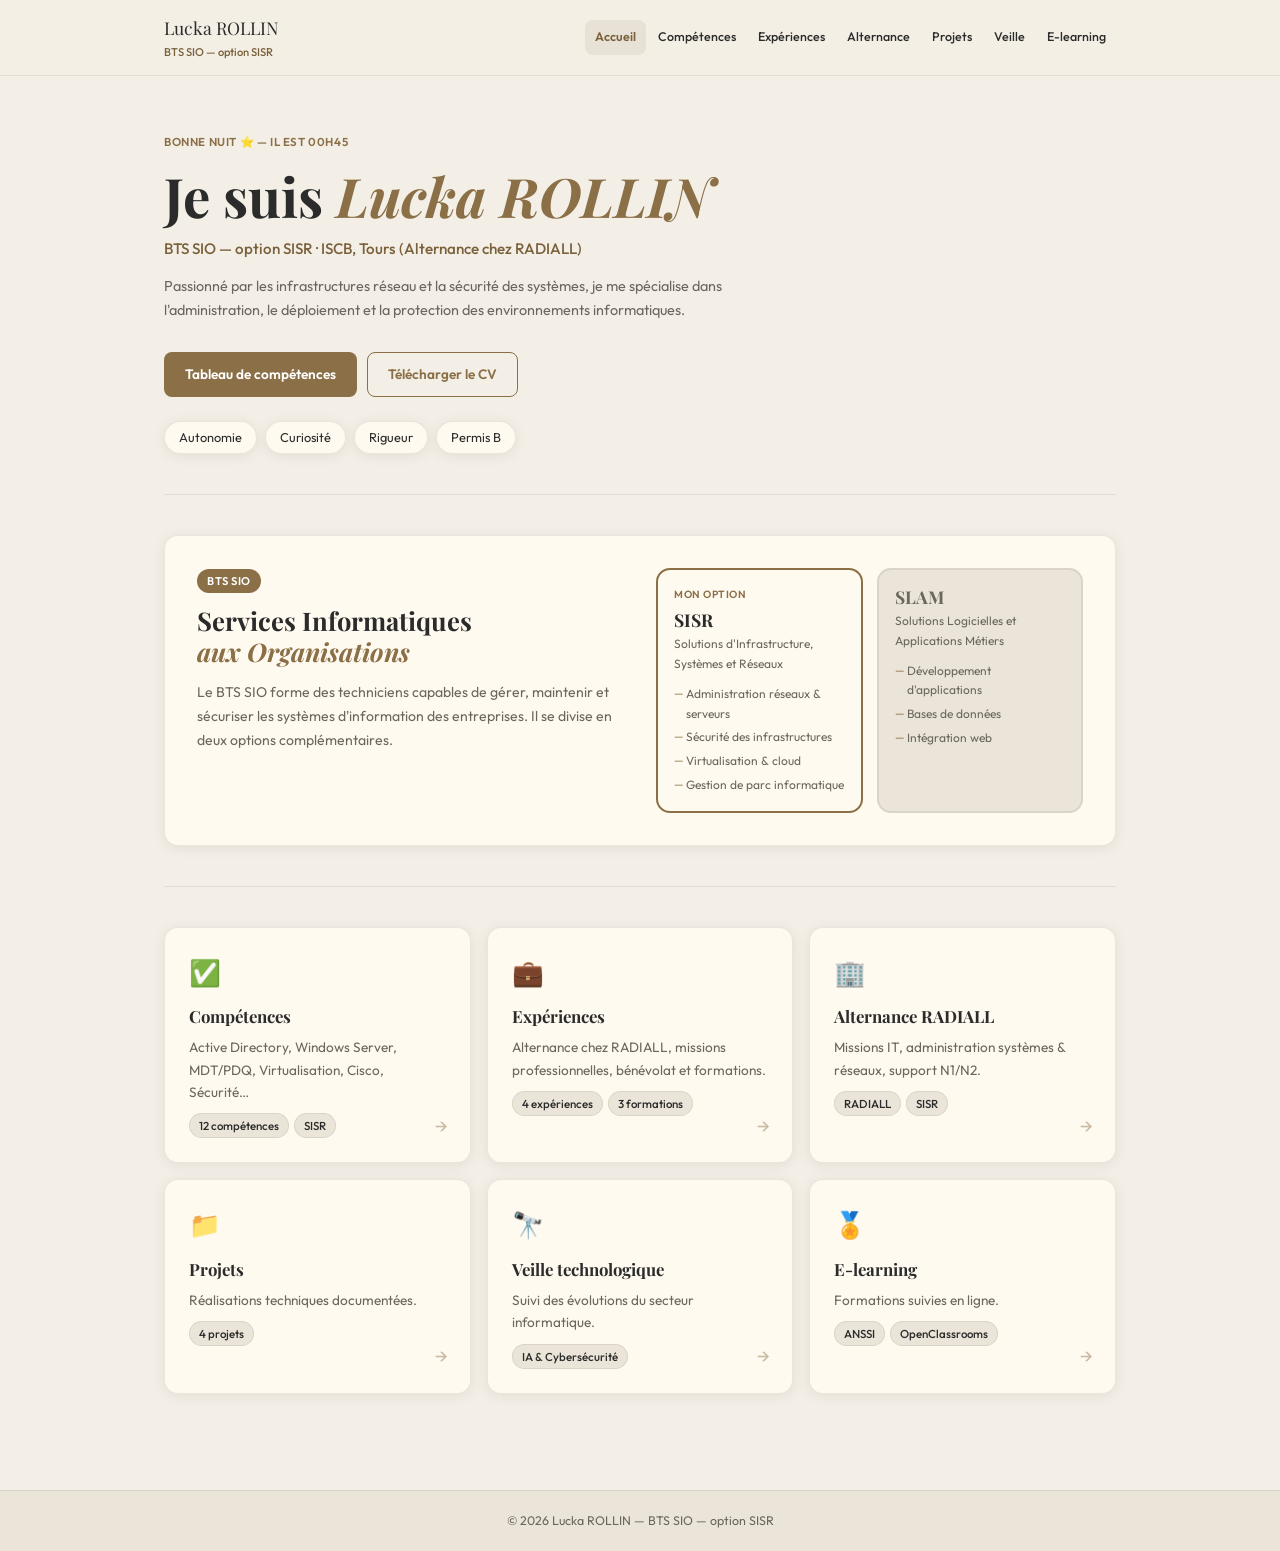
<file: index.html>
<!DOCTYPE html>
<html lang="fr">
<head>
  <meta charset="UTF-8" />
  <meta name="viewport" content="width=device-width, initial-scale=1" />
  <meta name="description" content="Portfolio de Lucka ROLLIN — BTS SIO — option SISR" />
  <title>Lucka ROLLIN — Portfolio</title>
  <link rel="preconnect" href="https://fonts.googleapis.com" />
  <link rel="preconnect" href="https://fonts.gstatic.com" crossorigin />
  <link href="https://fonts.googleapis.com/css2?family=Playfair+Display:ital,wght@0,400;0,700;1,400&family=Outfit:wght@300;400;500;600&display=swap" rel="stylesheet" />
  <link rel="stylesheet" href="assets/css/style.css" />
</head>
<body>

<header class="hd">
  <div class="hd-i">
    <a href="index.html" class="logo">
      <span class="logo-n">Lucka ROLLIN</span>
      <span class="logo-s">BTS SIO — option SISR</span>
    </a>
    <button class="nav-toggle" aria-label="Menu" onclick="this.nextElementSibling.classList.toggle('open')">
      <span></span><span></span><span></span>
    </button>
    <nav class="hnav">
      <a href="index.html" class="on">Accueil</a>
      <a href="vues/competences.html">Compétences</a>
      <a href="vues/experiences.html">Expériences</a>
      <a href="vues/stage_radiall.html">Alternance</a>
      <a href="vues/projets.html">Projets</a>
      <a href="vues/veille.html">Veille</a>
      <a href="vues/certifications.html">E-learning</a>
    </nav>
  </div>
</header>

<div id="app">

<!-- HERO -->
<div class="hero">
  <p class="hero-tag" id="salutation"></p>
  <h1 class="hero-name">Je suis <em>Lucka ROLLIN</em></h1>
  <p class="hero-form">BTS SIO — option SISR · ISCB, Tours (Alternance chez RADIALL)</p>
  <p class="hero-desc">Passionné par les infrastructures réseau et la sécurité des systèmes, je me spécialise dans l'administration, le déploiement et la protection des environnements informatiques.</p>
  <div class="hero-btns">
    <a class="btn" href="Tableau_E5_ROLLIN_Lucka.pdf">Tableau de compétences</a>
    <a class="btn g" href="CV-Vierge.pdf" download>Télécharger le CV</a>
  </div>
  <ul class="pills">
    <li>Autonomie</li><li>Curiosité</li><li>Rigueur</li><li>Permis B</li>
  </ul>
</div>

<!-- PRÉSENTATION BTS SIO -->
<section class="bts-section">
  <div class="bts-card">
    <div class="bts-left">
      <span class="bts-badge">BTS SIO</span>
      <h2>Services Informatiques<br/><em>aux Organisations</em></h2>
      <p>Le BTS SIO forme des techniciens capables de gérer, maintenir et sécuriser les systèmes d'information des entreprises. Il se divise en deux options complémentaires.</p>
    </div>
    <div class="bts-right">
      <div class="option-card active">
        <span class="opt-label">Mon option</span>
        <h3>SISR</h3>
        <p>Solutions d'Infrastructure, Systèmes et Réseaux</p>
        <ul class="opt-list">
          <li>Administration réseaux & serveurs</li>
          <li>Sécurité des infrastructures</li>
          <li>Virtualisation & cloud</li>
          <li>Gestion de parc informatique</li>
        </ul>
      </div>
      <div class="option-card muted">
        <h3>SLAM</h3>
        <p>Solutions Logicielles et Applications Métiers</p>
        <ul class="opt-list">
          <li>Développement d'applications</li>
          <li>Bases de données</li>
          <li>Intégration web</li>
        </ul>
      </div>
    </div>
  </div>
</section>

<!-- CARTES CLIQUABLES -->
<div class="home-grid">

  <a class="home-card" href="vues/competences.html">
    <div class="home-card-ico">✅</div>
    <h3>Compétences</h3>
    <p>Active Directory, Windows Server, MDT/PDQ, Virtualisation, Cisco, Sécurité…</p>
    <div class="tags">
      <span class="tag">12 compétences</span>
      <span class="tag">SISR</span>
    </div>
  </a>

  <a class="home-card" href="vues/experiences.html">
    <div class="home-card-ico">💼</div>
    <h3>Expériences</h3>
    <p>Alternance chez RADIALL, missions professionnelles, bénévolat et formations.</p>
    <div class="tags">
      <span class="tag">4 expériences</span>
      <span class="tag">3 formations</span>
    </div>
  </a>

  <a class="home-card" href="vues/stage_radiall.html">
    <div class="home-card-ico">🏢</div>
    <h3>Alternance RADIALL</h3>
    <p>Missions IT, administration systèmes & réseaux, support N1/N2.</p>
    <div class="tags">
      <span class="tag">RADIALL</span>
      <span class="tag">SISR</span>
    </div>
  </a>

  <a class="home-card" href="vues/projets.html">
    <div class="home-card-ico">📁</div>
    <h3>Projets</h3>
    <p>Réalisations techniques documentées.</p>
    <div class="tags">
      <span class="tag">4 projets</span>
    </div>
  </a>

  <a class="home-card" href="vues/veille.html">
    <div class="home-card-ico">🔭</div>
    <h3>Veille technologique</h3>
    <p>Suivi des évolutions du secteur informatique.</p>
    <div class="tags">
      <span class="tag">IA & Cybersécurité</span>
    </div>
  </a>

  <a class="home-card" href="vues/certifications.html">
    <div class="home-card-ico">🏅</div>
    <h3>E-learning</h3>
    <p>Formations suivies en ligne.</p>
    <div class="tags">
      <span class="tag">ANSSI</span>
      <span class="tag">OpenClassrooms</span>
    </div>
  </a>

</div>

</div>

<footer class="ft">
  <p>© <span id="year"></span> Lucka ROLLIN — BTS SIO — option SISR</p>
</footer>

<script>
  const h = new Date().getHours();
  const hh = String(h).padStart(2,'0');
  const mm = String(new Date().getMinutes()).padStart(2,'0');
  let sal;
  if (h >= 6 && h < 12)       sal = 'Bonjour ☀️';
  else if (h >= 12 && h < 18) sal = 'Bon après-midi 🌤️';
  else if (h >= 18 && h < 22) sal = 'Bonsoir 🌙';
  else                          sal = 'Bonne nuit ⭐';
  document.getElementById('salutation').textContent = sal + ' — il est ' + hh + 'h' + mm;
  document.getElementById('year').textContent = new Date().getFullYear();
  document.querySelectorAll('.hnav a').forEach(a => a.addEventListener('click', () => document.querySelector('.hnav').classList.remove('open')));
</script>
</body>
</html>
</file>
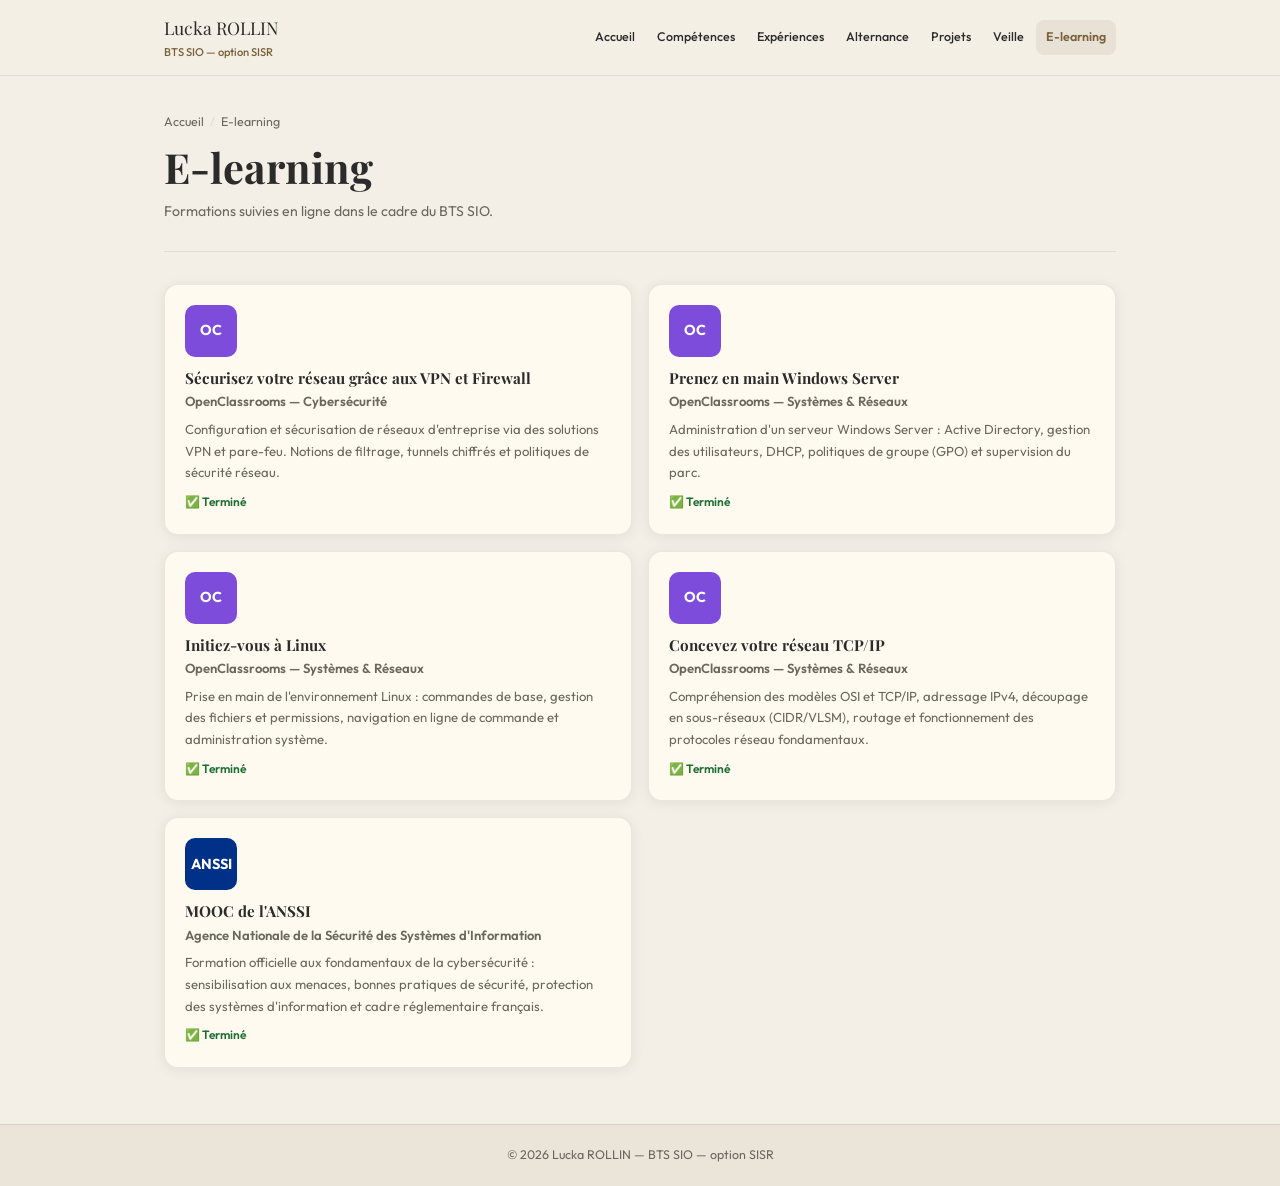
<file: vues/certifications.html>
<!DOCTYPE html>
<html lang="fr">
<head>
  <meta charset="UTF-8" />
  <meta name="viewport" content="width=device-width, initial-scale=1" />
  <title>Lucka ROLLIN — Certifications</title>
  <link rel="preconnect" href="https://fonts.googleapis.com" />
  <link rel="preconnect" href="https://fonts.gstatic.com" crossorigin />
  <link href="https://fonts.googleapis.com/css2?family=Playfair+Display:ital,wght@0,400;0,700;1,400&family=Outfit:wght@300;400;500;600&display=swap" rel="stylesheet" />
  <link rel="stylesheet" href="../assets/css/style.css" />
</head>
<body>

<header class="hd">
  <div class="hd-i">
    <a href="../index.html" class="logo">
      <span class="logo-n">Lucka ROLLIN</span>
      <span class="logo-s">BTS SIO — option SISR</span>
    </a>
    <button class="nav-toggle" aria-label="Menu" onclick="this.nextElementSibling.classList.toggle('open')">
      <span></span><span></span><span></span>
    </button>
    <nav class="hnav">
      <a href="../index.html">Accueil</a>
      <a href="competences.html">Compétences</a>
      <a href="experiences.html">Expériences</a>
      <a href="stage_radiall.html">Alternance</a>
      <a href="projets.html">Projets</a>
      <a href="veille.html">Veille</a>
      <a href="certifications.html" class="on">E-learning</a>
    </nav>
  </div>
</header>

<div id="app">

<div class="page-header">
  <p class="breadcrumb"><a href="../index.html">Accueil</a> <span class="sep">/</span> E-learning</p>
  <h1 class="page-title">E-learning</h1>
  <p class="page-sub">Formations suivies en ligne dans le cadre du BTS SIO.</p>
</div>

<div class="cert-grid">

  <!-- OpenClassrooms — Sécurisez votre réseau -->
  <div class="cert-card">
    <div class="cert-logo oc">OC</div>
    <div class="cert-info">
      <h3>Sécurisez votre réseau grâce aux VPN et Firewall</h3>
      <p class="cert-platform">OpenClassrooms — Cybersécurité</p>
      <p>Configuration et sécurisation de réseaux d'entreprise via des solutions VPN et pare-feu. Notions de filtrage, tunnels chiffrés et politiques de sécurité réseau.</p>
      <span class="cert-status termine">✅ Terminé</span>
    </div>
  </div>

  <!-- OpenClassrooms — Windows Server -->
  <div class="cert-card">
    <div class="cert-logo oc">OC</div>
    <div class="cert-info">
      <h3>Prenez en main Windows Server</h3>
      <p class="cert-platform">OpenClassrooms — Systèmes &amp; Réseaux</p>
      <p>Administration d'un serveur Windows Server : Active Directory, gestion des utilisateurs, DHCP, politiques de groupe (GPO) et supervision du parc.</p>
      <span class="cert-status termine">✅ Terminé</span>
    </div>
  </div>

  <!-- OpenClassrooms — Linux -->
  <div class="cert-card">
    <div class="cert-logo oc">OC</div>
    <div class="cert-info">
      <h3>Initiez-vous à Linux</h3>
      <p class="cert-platform">OpenClassrooms — Systèmes &amp; Réseaux</p>
      <p>Prise en main de l'environnement Linux : commandes de base, gestion des fichiers et permissions, navigation en ligne de commande et administration système.</p>
      <span class="cert-status termine">✅ Terminé</span>
    </div>
  </div>

  <!-- OpenClassrooms — Réseau TCP/IP -->
  <div class="cert-card">
    <div class="cert-logo oc">OC</div>
    <div class="cert-info">
      <h3>Concevez votre réseau TCP/IP</h3>
      <p class="cert-platform">OpenClassrooms — Systèmes &amp; Réseaux</p>
      <p>Compréhension des modèles OSI et TCP/IP, adressage IPv4, découpage en sous-réseaux (CIDR/VLSM), routage et fonctionnement des protocoles réseau fondamentaux.</p>
      <span class="cert-status termine">✅ Terminé</span>
    </div>
  </div>

  <!-- MOOC ANSSI -->
  <div class="cert-card">
    <div class="cert-logo anssi">ANSSI</div>
    <div class="cert-info">
      <h3>MOOC de l'ANSSI</h3>
      <p class="cert-platform">Agence Nationale de la Sécurité des Systèmes d'Information</p>
      <p>Formation officielle aux fondamentaux de la cybersécurité : sensibilisation aux menaces, bonnes pratiques de sécurité, protection des systèmes d'information et cadre réglementaire français.</p>
      <span class="cert-status termine">✅ Terminé</span>
    </div>
  </div>

</div>

</div>

<footer class="ft">
  <p>© <span id="year"></span> Lucka ROLLIN — BTS SIO — option SISR</p>
</footer>
<script>
  document.getElementById('year').textContent = new Date().getFullYear();
  document.querySelectorAll('.hnav a').forEach(a => a.addEventListener('click', () => document.querySelector('.hnav').classList.remove('open')));
</script>
</body>
</html>
</file>
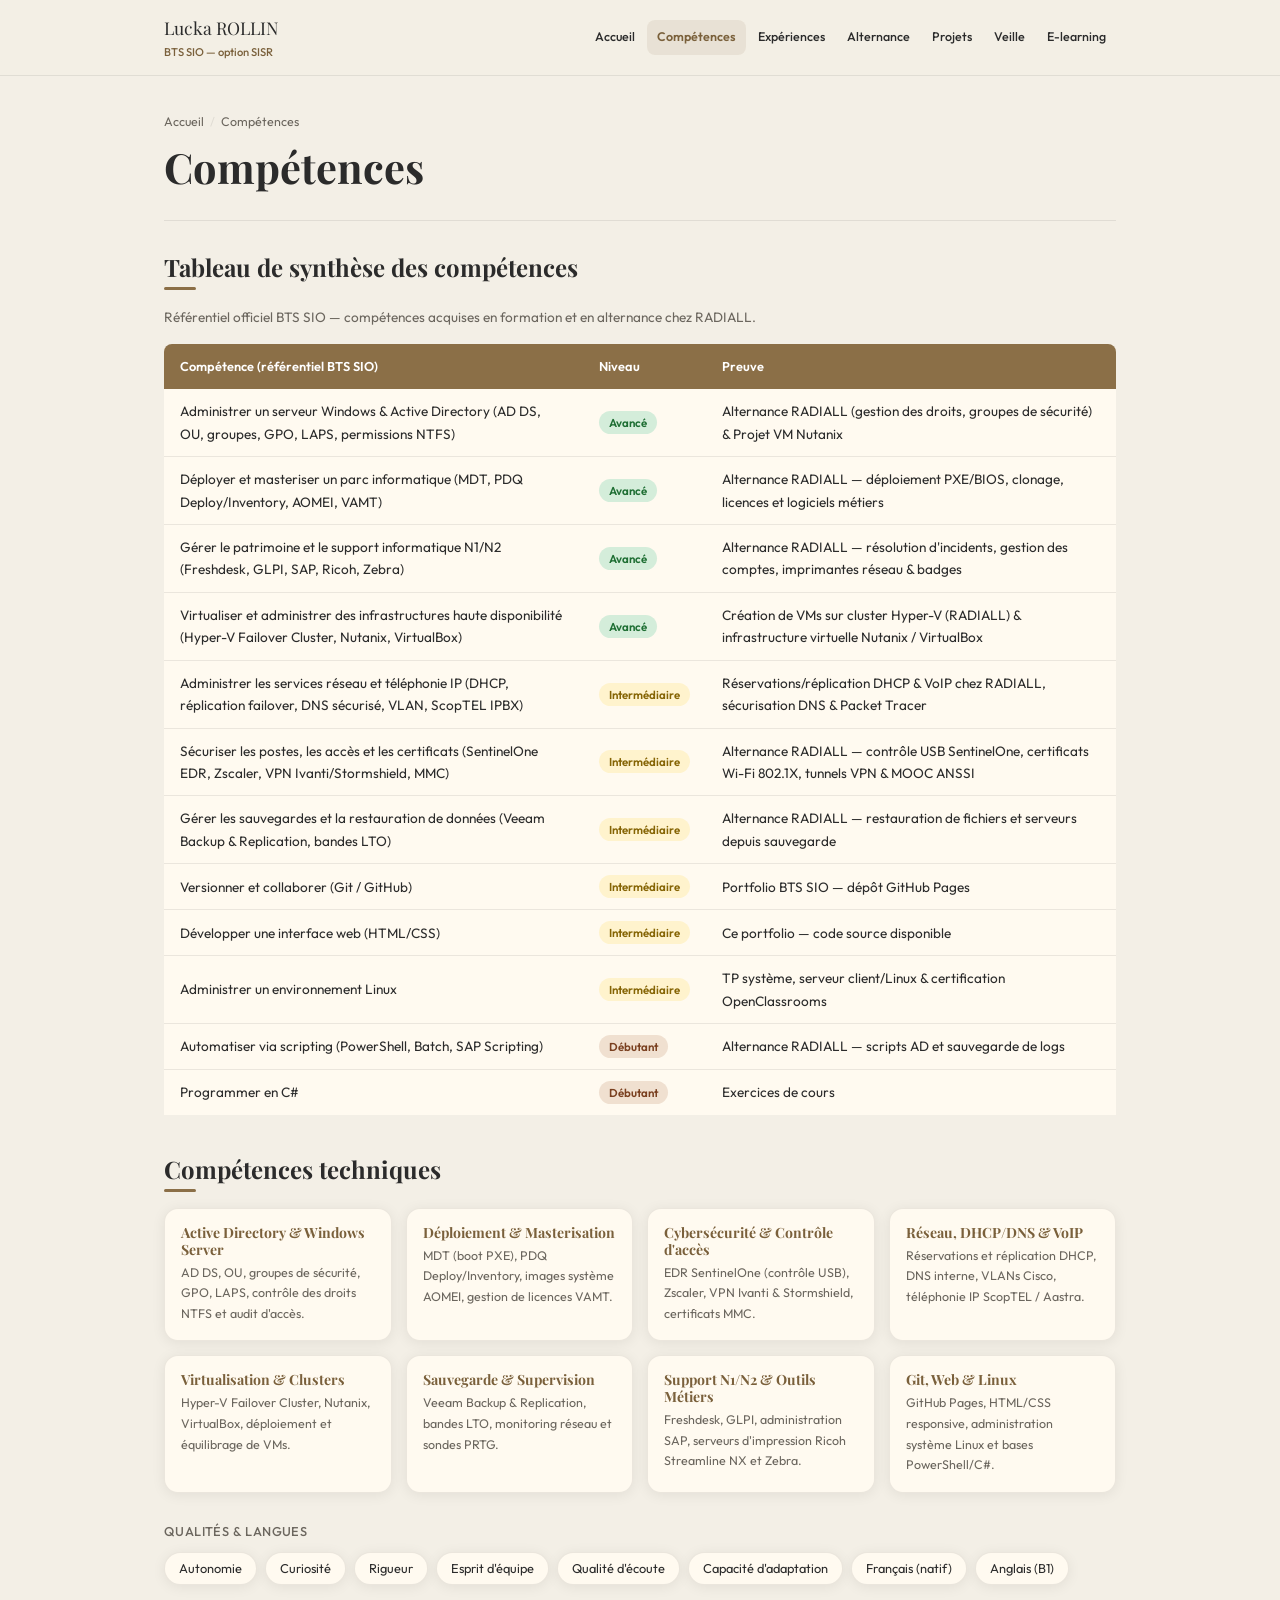
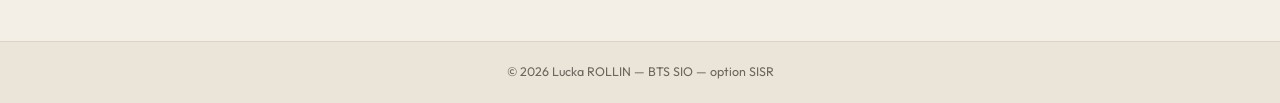
<file: vues/competences.html>
<!DOCTYPE html>
<html lang="fr">
<head>
  <meta charset="UTF-8" />
  <meta name="viewport" content="width=device-width, initial-scale=1" />
  <title>Lucka ROLLIN — Compétences</title>
  <link rel="preconnect" href="https://fonts.googleapis.com" />
  <link rel="preconnect" href="https://fonts.gstatic.com" crossorigin />
  <link href="https://fonts.googleapis.com/css2?family=Playfair+Display:ital,wght@0,400;0,700;1,400&family=Outfit:wght@300;400;500;600&display=swap" rel="stylesheet" />
  <link rel="stylesheet" href="../assets/css/style.css" />
</head>
<body>

<header class="hd">
  <div class="hd-i">
    <a href="../index.html" class="logo">
      <span class="logo-n">Lucka ROLLIN</span>
      <span class="logo-s">BTS SIO — option SISR</span>
    </a>
    <button class="nav-toggle" aria-label="Menu" onclick="this.nextElementSibling.classList.toggle('open')">
      <span></span><span></span><span></span>
    </button>
    <nav class="hnav">
      <a href="../index.html">Accueil</a>
      <a href="competences.html" class="on">Compétences</a>
      <a href="experiences.html">Expériences</a>
      <a href="stage_radiall.html">Alternance</a>
      <a href="projets.html">Projets</a>
      <a href="veille.html">Veille</a>
      <a href="certifications.html">E-learning</a>
    </nav>
  </div>
</header>

<div id="app">

<div class="page-header">
  <p class="breadcrumb"><a href="../index.html">Accueil</a> <span class="sep">/</span> Compétences</p>
  <h1 class="page-title">Compétences</h1>
</div>

<!-- TABLEAU DE SYNTHÈSE -->
<h2 class="st">Tableau de synthèse des compétences</h2>
<p class="section-intro">Référentiel officiel BTS SIO — compétences acquises en formation et en alternance chez RADIALL.</p>

<div class="table-wrap">
  <table class="comp-table">
    <thead>
      <tr>
        <th>Compétence (référentiel BTS SIO)</th>
        <th>Niveau</th>
        <th>Preuve</th>
      </tr>
    </thead>
    <tbody>
      <tr>
        <td>Administrer un serveur Windows &amp; Active Directory (AD DS, OU, groupes, GPO, LAPS, permissions NTFS)</td>
        <td><span class="niveau avance">Avancé</span></td>
        <td>Alternance RADIALL (gestion des droits, groupes de sécurité) &amp; Projet VM Nutanix</td>
      </tr>
      <tr>
        <td>Déployer et masteriser un parc informatique (MDT, PDQ Deploy/Inventory, AOMEI, VAMT)</td>
        <td><span class="niveau avance">Avancé</span></td>
        <td>Alternance RADIALL — déploiement PXE/BIOS, clonage, licences et logiciels métiers</td>
      </tr>
      <tr>
        <td>Gérer le patrimoine et le support informatique N1/N2 (Freshdesk, GLPI, SAP, Ricoh, Zebra)</td>
        <td><span class="niveau avance">Avancé</span></td>
        <td>Alternance RADIALL — résolution d'incidents, gestion des comptes, imprimantes réseau &amp; badges</td>
      </tr>
      <tr>
        <td>Virtualiser et administrer des infrastructures haute disponibilité (Hyper-V Failover Cluster, Nutanix, VirtualBox)</td>
        <td><span class="niveau avance">Avancé</span></td>
        <td>Création de VMs sur cluster Hyper-V (RADIALL) &amp; infrastructure virtuelle Nutanix / VirtualBox</td>
      </tr>
      <tr>
        <td>Administrer les services réseau et téléphonie IP (DHCP, réplication failover, DNS sécurisé, VLAN, ScopTEL IPBX)</td>
        <td><span class="niveau intermediaire">Intermédiaire</span></td>
        <td>Réservations/réplication DHCP &amp; VoIP chez RADIALL, sécurisation DNS &amp; Packet Tracer</td>
      </tr>
      <tr>
        <td>Sécuriser les postes, les accès et les certificats (SentinelOne EDR, Zscaler, VPN Ivanti/Stormshield, MMC)</td>
        <td><span class="niveau intermediaire">Intermédiaire</span></td>
        <td>Alternance RADIALL — contrôle USB SentinelOne, certificats Wi-Fi 802.1X, tunnels VPN &amp; MOOC ANSSI</td>
      </tr>
      <tr>
        <td>Gérer les sauvegardes et la restauration de données (Veeam Backup &amp; Replication, bandes LTO)</td>
        <td><span class="niveau intermediaire">Intermédiaire</span></td>
        <td>Alternance RADIALL — restauration de fichiers et serveurs depuis sauvegarde</td>
      </tr>
      <tr>
        <td>Versionner et collaborer (Git / GitHub)</td>
        <td><span class="niveau intermediaire">Intermédiaire</span></td>
        <td>Portfolio BTS SIO — dépôt GitHub Pages</td>
      </tr>
      <tr>
        <td>Développer une interface web (HTML/CSS)</td>
        <td><span class="niveau intermediaire">Intermédiaire</span></td>
        <td>Ce portfolio — code source disponible</td>
      </tr>
      <tr>
        <td>Administrer un environnement Linux</td>
        <td><span class="niveau intermediaire">Intermédiaire</span></td>
        <td>TP système, serveur client/Linux &amp; certification OpenClassrooms</td>
      </tr>
      <tr>
        <td>Automatiser via scripting (PowerShell, Batch, SAP Scripting)</td>
        <td><span class="niveau debutant">Débutant</span></td>
        <td>Alternance RADIALL — scripts AD et sauvegarde de logs</td>
      </tr>
      <tr>
        <td>Programmer en C#</td>
        <td><span class="niveau debutant">Débutant</span></td>
        <td>Exercices de cours</td>
      </tr>
    </tbody>
  </table>
</div>

<!-- CARTES COMPÉTENCES -->
<h2 class="st sec-gap">Compétences techniques</h2>
<div class="skills-g">
  <div class="sk" style="animation-delay:0s">
    <h3>Active Directory &amp; Windows Server</h3>
    <p>AD DS, OU, groupes de sécurité, GPO, LAPS, contrôle des droits NTFS et audit d'accès.</p>
  </div>
  <div class="sk" style="animation-delay:0.05s">
    <h3>Déploiement &amp; Masterisation</h3>
    <p>MDT (boot PXE), PDQ Deploy/Inventory, images système AOMEI, gestion de licences VAMT.</p>
  </div>
  <div class="sk" style="animation-delay:0.10s">
    <h3>Cybersécurité &amp; Contrôle d'accès</h3>
    <p>EDR SentinelOne (contrôle USB), Zscaler, VPN Ivanti &amp; Stormshield, certificats MMC.</p>
  </div>
  <div class="sk" style="animation-delay:0.15s">
    <h3>Réseau, DHCP/DNS &amp; VoIP</h3>
    <p>Réservations et réplication DHCP, DNS interne, VLANs Cisco, téléphonie IP ScopTEL / Aastra.</p>
  </div>
  <div class="sk" style="animation-delay:0.20s">
    <h3>Virtualisation &amp; Clusters</h3>
    <p>Hyper-V Failover Cluster, Nutanix, VirtualBox, déploiement et équilibrage de VMs.</p>
  </div>
  <div class="sk" style="animation-delay:0.25s">
    <h3>Sauvegarde &amp; Supervision</h3>
    <p>Veeam Backup &amp; Replication, bandes LTO, monitoring réseau et sondes PRTG.</p>
  </div>
  <div class="sk" style="animation-delay:0.30s">
    <h3>Support N1/N2 &amp; Outils Métiers</h3>
    <p>Freshdesk, GLPI, administration SAP, serveurs d'impression Ricoh Streamline NX et Zebra.</p>
  </div>
  <div class="sk" style="animation-delay:0.35s">
    <h3>Git, Web &amp; Linux</h3>
    <p>GitHub Pages, HTML/CSS responsive, administration système Linux et bases PowerShell/C#.</p>
  </div>
</div>

<div class="soft-wrap">
  <p class="soft-t">Qualités &amp; langues</p>
  <ul class="pills">
    <li>Autonomie</li>
    <li>Curiosité</li>
    <li>Rigueur</li>
    <li>Esprit d'équipe</li>
    <li>Qualité d'écoute</li>
    <li>Capacité d'adaptation</li>
    <li>Français (natif)</li>
    <li>Anglais (B1)</li>
  </ul>
</div>

</div>

<footer class="ft">
  <p>© <span id="year"></span> Lucka ROLLIN — BTS SIO — option SISR</p>
</footer>
<script>
  document.getElementById('year').textContent = new Date().getFullYear();
  document.querySelectorAll('.hnav a').forEach(a => a.addEventListener('click', () => document.querySelector('.hnav').classList.remove('open')));
</script>
</body>
</html>
</file>
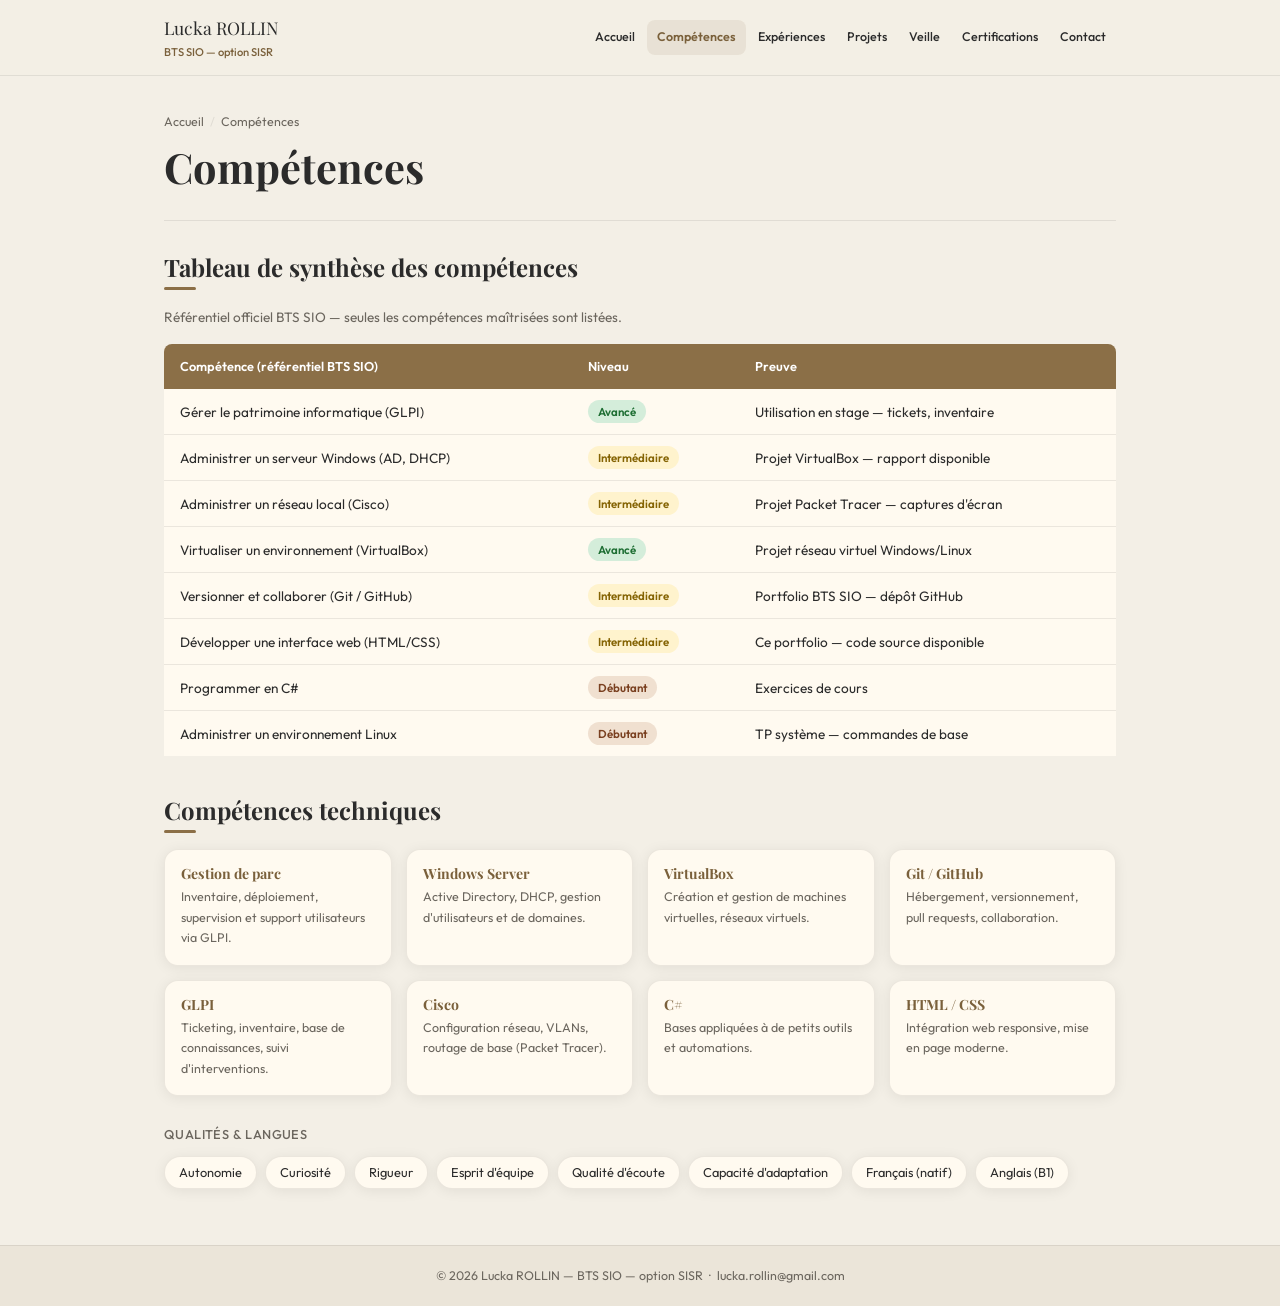
<file: vues/compétences.html>
<!DOCTYPE html>
<html lang="fr">
<head>
  <meta charset="UTF-8" />
  <meta name="viewport" content="width=device-width, initial-scale=1" />
  <title>Lucka ROLLIN — Compétences</title>
  <link rel="preconnect" href="https://fonts.googleapis.com" />
  <link rel="preconnect" href="https://fonts.gstatic.com" crossorigin />
  <link href="https://fonts.googleapis.com/css2?family=Playfair+Display:ital,wght@0,400;0,700;1,400&family=Outfit:wght@300;400;500;600&display=swap" rel="stylesheet" />
  <link rel="stylesheet" href="../assets/css/style.css" />
</head>
<body>

<header class="hd">
  <div class="hd-i">
    <a href="../index.html" class="logo">
      <span class="logo-n">Lucka ROLLIN</span>
      <span class="logo-s">BTS SIO — option SISR</span>
    </a>
    <button class="nav-toggle" aria-label="Menu" onclick="this.nextElementSibling.classList.toggle('open')">
      <span></span><span></span><span></span>
    </button>
    <nav class="hnav">
      <a href="../index.html">Accueil</a>
      <a href="competences.html" class="on">Compétences</a>
      <a href="experiences.html">Expériences</a>
      <a href="projets.html">Projets</a>
      <a href="veille.html">Veille</a>
      <a href="certifications.html">Certifications</a>
      <a href="contact.html">Contact</a>
    </nav>
  </div>
</header>

<div id="app">

<div class="page-header">
  <p class="breadcrumb"><a href="../index.html">Accueil</a> <span class="sep">/</span> Compétences</p>
  <h1 class="page-title">Compétences</h1>
</div>

<!-- TABLEAU DE SYNTHÈSE -->
<h2 class="st">Tableau de synthèse des compétences</h2>
<p class="section-intro">Référentiel officiel BTS SIO — seules les compétences maîtrisées sont listées.</p>

<div class="table-wrap">
  <table class="comp-table">
    <thead>
      <tr>
        <th>Compétence (référentiel BTS SIO)</th>
        <th>Niveau</th>
        <th>Preuve</th>
      </tr>
    </thead>
    <tbody>
      <tr>
        <td>Gérer le patrimoine informatique (GLPI)</td>
        <td><span class="niveau avance">Avancé</span></td>
        <td>Utilisation en stage — tickets, inventaire</td>
      </tr>
      <tr>
        <td>Administrer un serveur Windows (AD, DHCP)</td>
        <td><span class="niveau intermediaire">Intermédiaire</span></td>
        <td>Projet VirtualBox — rapport disponible</td>
      </tr>
      <tr>
        <td>Administrer un réseau local (Cisco)</td>
        <td><span class="niveau intermediaire">Intermédiaire</span></td>
        <td>Projet Packet Tracer — captures d'écran</td>
      </tr>
      <tr>
        <td>Virtualiser un environnement (VirtualBox)</td>
        <td><span class="niveau avance">Avancé</span></td>
        <td>Projet réseau virtuel Windows/Linux</td>
      </tr>
      <tr>
        <td>Versionner et collaborer (Git / GitHub)</td>
        <td><span class="niveau intermediaire">Intermédiaire</span></td>
        <td>Portfolio BTS SIO — dépôt GitHub</td>
      </tr>
      <tr>
        <td>Développer une interface web (HTML/CSS)</td>
        <td><span class="niveau intermediaire">Intermédiaire</span></td>
        <td>Ce portfolio — code source disponible</td>
      </tr>
      <tr>
        <td>Programmer en C#</td>
        <td><span class="niveau debutant">Débutant</span></td>
        <td>Exercices de cours</td>
      </tr>
      <tr>
        <td>Administrer un environnement Linux</td>
        <td><span class="niveau debutant">Débutant</span></td>
        <td>TP système — commandes de base</td>
      </tr>
    </tbody>
  </table>
</div>

<!-- CARTES COMPÉTENCES -->
<h2 class="st sec-gap">Compétences techniques</h2>
<div class="skills-g">
  <div class="sk" style="animation-delay:0s">
    <h3>Gestion de parc</h3>
    <p>Inventaire, déploiement, supervision et support utilisateurs via GLPI.</p>
  </div>
  <div class="sk" style="animation-delay:0.06s">
    <h3>Windows Server</h3>
    <p>Active Directory, DHCP, gestion d'utilisateurs et de domaines.</p>
  </div>
  <div class="sk" style="animation-delay:0.12s">
    <h3>VirtualBox</h3>
    <p>Création et gestion de machines virtuelles, réseaux virtuels.</p>
  </div>
  <div class="sk" style="animation-delay:0.18s">
    <h3>Git / GitHub</h3>
    <p>Hébergement, versionnement, pull requests, collaboration.</p>
  </div>
  <div class="sk" style="animation-delay:0.24s">
    <h3>GLPI</h3>
    <p>Ticketing, inventaire, base de connaissances, suivi d'interventions.</p>
  </div>
  <div class="sk" style="animation-delay:0.30s">
    <h3>Cisco</h3>
    <p>Configuration réseau, VLANs, routage de base (Packet Tracer).</p>
  </div>
  <div class="sk" style="animation-delay:0.36s">
    <h3>C#</h3>
    <p>Bases appliquées à de petits outils et automations.</p>
  </div>
  <div class="sk" style="animation-delay:0.42s">
    <h3>HTML / CSS</h3>
    <p>Intégration web responsive, mise en page moderne.</p>
  </div>
</div>

<div class="soft-wrap">
  <p class="soft-t">Qualités &amp; langues</p>
  <ul class="pills">
    <li>Autonomie</li>
    <li>Curiosité</li>
    <li>Rigueur</li>
    <li>Esprit d'équipe</li>
    <li>Qualité d'écoute</li>
    <li>Capacité d'adaptation</li>
    <li>Français (natif)</li>
    <li>Anglais (B1)</li>
  </ul>
</div>

</div>

<footer class="ft">
  <p>© <span id="year"></span> Lucka ROLLIN — BTS SIO — option SISR &nbsp;·&nbsp; <a href="mailto:lucka.rollin@gmail.com">lucka.rollin@gmail.com</a></p>
</footer>
<script>
  document.getElementById('year').textContent = new Date().getFullYear();
  document.querySelectorAll('.hnav a').forEach(a => a.addEventListener('click', () => document.querySelector('.hnav').classList.remove('open')));
</script>
</body>
</html>
</file>
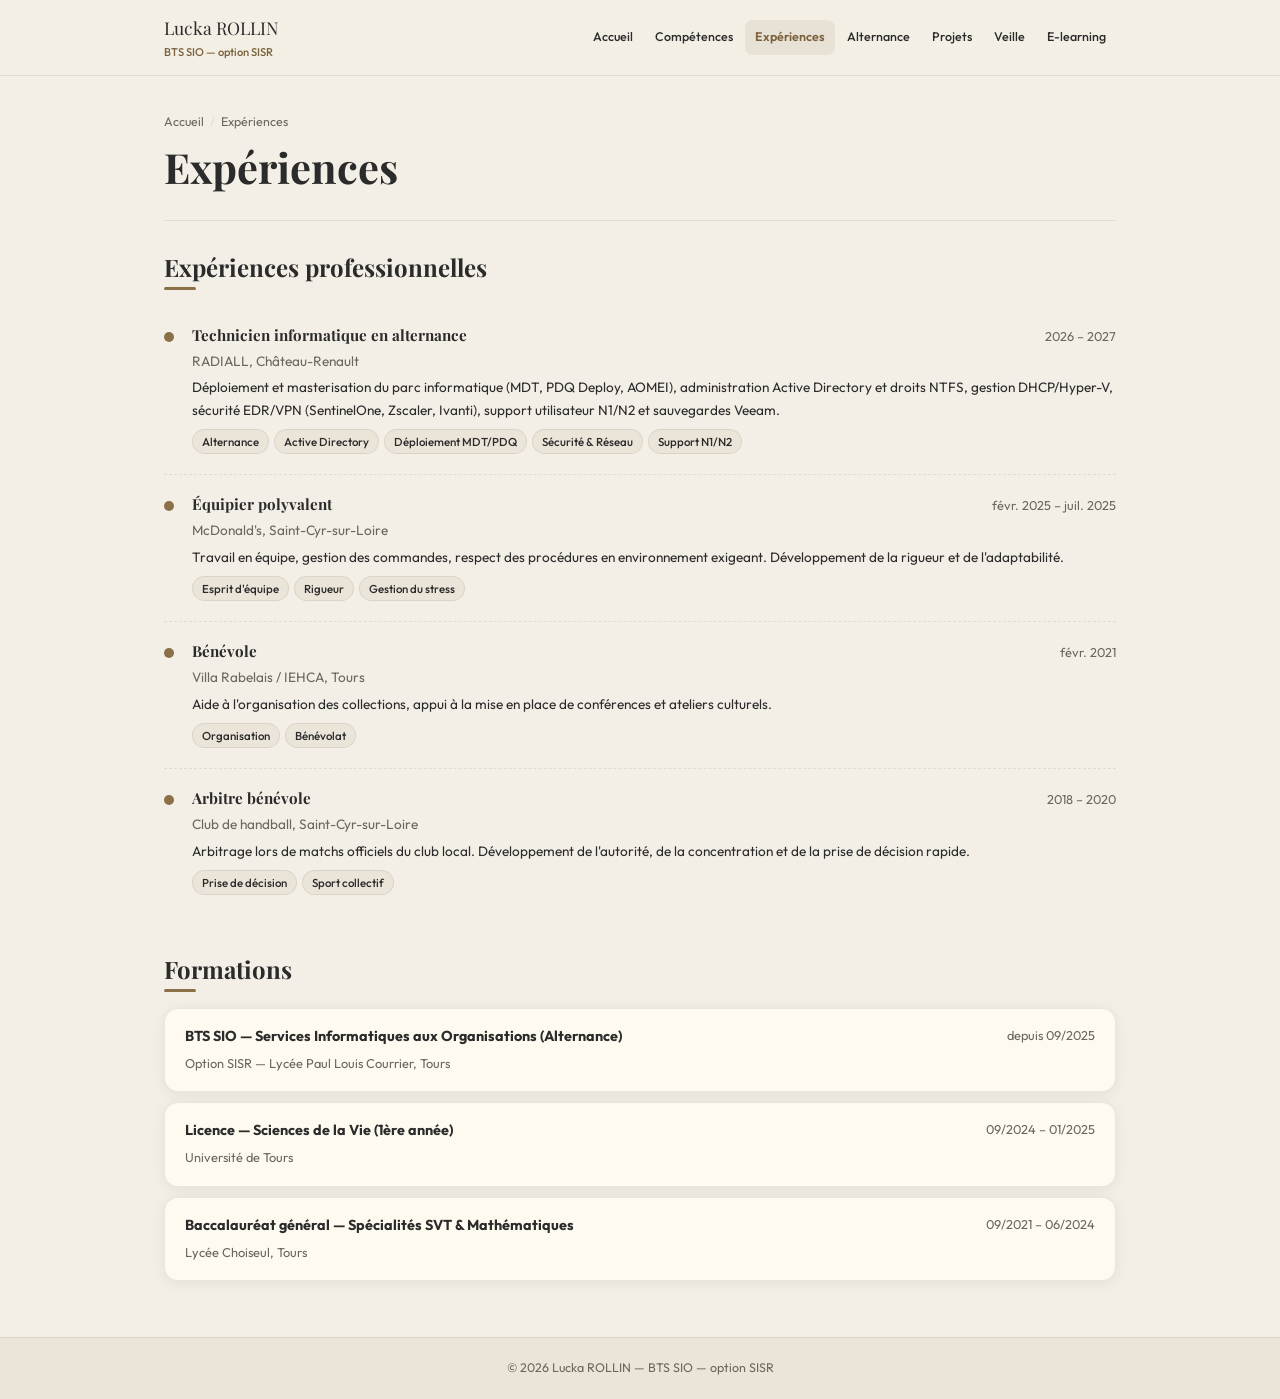
<file: vues/experiences.html>
<!DOCTYPE html>
<html lang="fr">
<head>
  <meta charset="UTF-8" />
  <meta name="viewport" content="width=device-width, initial-scale=1" />
  <title>Lucka ROLLIN — Expériences</title>
  <link rel="preconnect" href="https://fonts.googleapis.com" />
  <link rel="preconnect" href="https://fonts.gstatic.com" crossorigin />
  <link href="https://fonts.googleapis.com/css2?family=Playfair+Display:ital,wght@0,400;0,700;1,400&family=Outfit:wght@300;400;500;600&display=swap" rel="stylesheet" />
  <link rel="stylesheet" href="../assets/css/style.css" />
</head>
<body>

<header class="hd">
  <div class="hd-i">
    <a href="../index.html" class="logo">
      <span class="logo-n">Lucka ROLLIN</span>
      <span class="logo-s">BTS SIO — option SISR</span>
    </a>
    <button class="nav-toggle" aria-label="Menu" onclick="this.nextElementSibling.classList.toggle('open')">
      <span></span><span></span><span></span>
    </button>
    <nav class="hnav">
      <a href="../index.html">Accueil</a>
      <a href="competences.html">Compétences</a>
      <a href="experiences.html" class="on">Expériences</a>
      <a href="stage_radiall.html">Alternance</a>
      <a href="projets.html">Projets</a>
      <a href="veille.html">Veille</a>
      <a href="certifications.html">E-learning</a>
    </nav>
  </div>
</header>

<div id="app">

<div class="page-header">
  <p class="breadcrumb"><a href="../index.html">Accueil</a> <span class="sep">/</span> Expériences</p>
  <h1 class="page-title">Expériences</h1>
</div>

<h2 class="st">Expériences professionnelles</h2>
<div class="tl">
  <div class="ti">
    <div class="ti-dot"></div>
    <div class="ti-c">
      <div class="ti-row">
        <h3>Technicien informatique en alternance</h3>
        <span class="time">2026 – 2027</span>
      </div>
      <p class="place">RADIALL, Château-Renault</p>
      <p>Déploiement et masterisation du parc informatique (MDT, PDQ Deploy, AOMEI), administration Active Directory et droits NTFS, gestion DHCP/Hyper-V, sécurité EDR/VPN (SentinelOne, Zscaler, Ivanti), support utilisateur N1/N2 et sauvegardes Veeam.</p>
      <div class="tags" style="margin-top:8px">
        <span class="tag">Alternance</span>
        <span class="tag">Active Directory</span>
        <span class="tag">Déploiement MDT/PDQ</span>
        <span class="tag">Sécurité &amp; Réseau</span>
        <span class="tag">Support N1/N2</span>
      </div>
    </div>
  </div>
  <div class="ti">
    <div class="ti-dot"></div>
    <div class="ti-c">
      <div class="ti-row">
        <h3>Équipier polyvalent</h3>
        <span class="time">févr. 2025 – juil. 2025</span>
      </div>
      <p class="place">McDonald's, Saint-Cyr-sur-Loire</p>
      <p>Travail en équipe, gestion des commandes, respect des procédures en environnement exigeant. Développement de la rigueur et de l'adaptabilité.</p>
      <div class="tags" style="margin-top:8px">
        <span class="tag">Esprit d'équipe</span>
        <span class="tag">Rigueur</span>
        <span class="tag">Gestion du stress</span>
      </div>
    </div>
  </div>
  <div class="ti">
    <div class="ti-dot"></div>
    <div class="ti-c">
      <div class="ti-row">
        <h3>Bénévole</h3>
        <span class="time">févr. 2021</span>
      </div>
      <p class="place">Villa Rabelais / IEHCA, Tours</p>
      <p>Aide à l'organisation des collections, appui à la mise en place de conférences et ateliers culturels.</p>
      <div class="tags" style="margin-top:8px">
        <span class="tag">Organisation</span>
        <span class="tag">Bénévolat</span>
      </div>
    </div>
  </div>
  <div class="ti">
    <div class="ti-dot"></div>
    <div class="ti-c">
      <div class="ti-row">
        <h3>Arbitre bénévole</h3>
        <span class="time">2018 – 2020</span>
      </div>
      <p class="place">Club de handball, Saint-Cyr-sur-Loire</p>
      <p>Arbitrage lors de matchs officiels du club local. Développement de l'autorité, de la concentration et de la prise de décision rapide.</p>
      <div class="tags" style="margin-top:8px">
        <span class="tag">Prise de décision</span>
        <span class="tag">Sport collectif</span>
      </div>
    </div>
  </div>
</div>

<h2 class="st sec-gap">Formations</h2>
<ul class="edu-l">
  <li class="ei">
    <div>
      <strong>BTS SIO — Services Informatiques aux Organisations (Alternance)</strong>
      <span class="mu">Option SISR — Lycée Paul Louis Courrier, Tours</span>
    </div>
    <span class="time">depuis 09/2025</span>
  </li>
  <li class="ei">
    <div>
      <strong>Licence — Sciences de la Vie (1ère année)</strong>
      <span class="mu">Université de Tours</span>
    </div>
    <span class="time">09/2024 – 01/2025</span>
  </li>
  <li class="ei">
    <div>
      <strong>Baccalauréat général — Spécialités SVT &amp; Mathématiques</strong>
      <span class="mu">Lycée Choiseul, Tours</span>
    </div>
    <span class="time">09/2021 – 06/2024</span>
  </li>
</ul>

</div>

<footer class="ft">
  <p>© <span id="year"></span> Lucka ROLLIN — BTS SIO — option SISR</p>
</footer>
<script>
  document.getElementById('year').textContent = new Date().getFullYear();
  document.querySelectorAll('.hnav a').forEach(a => a.addEventListener('click', () => document.querySelector('.hnav').classList.remove('open')));
</script>
</body>
</html>
</file>
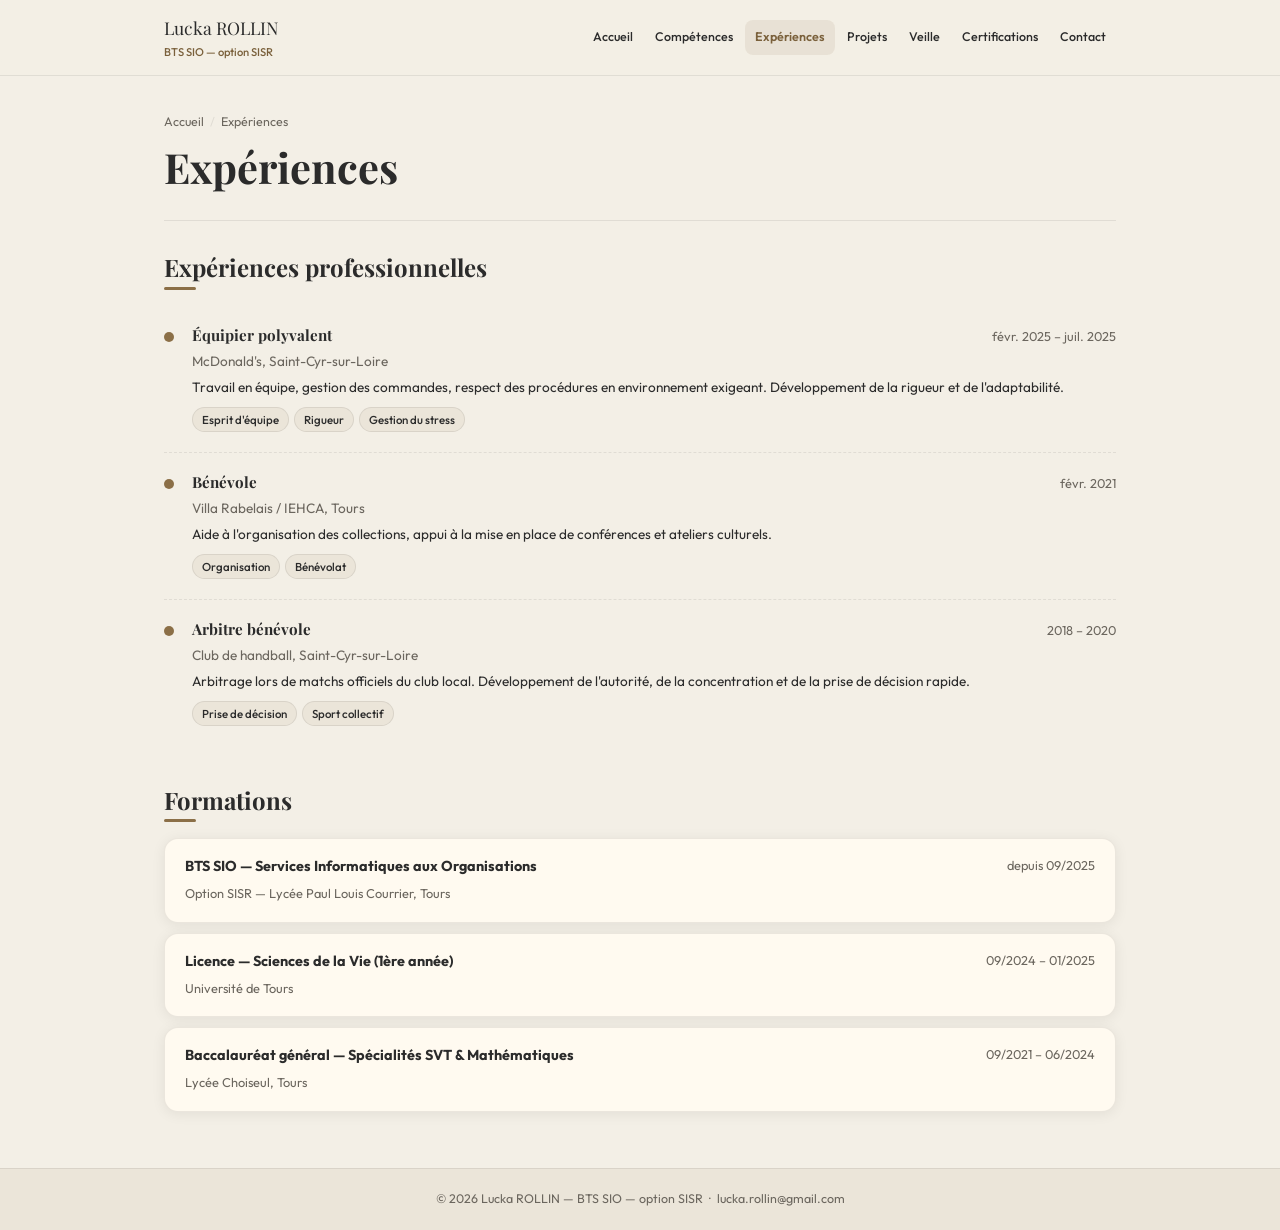
<file: vues/expériences.html>
<!DOCTYPE html>
<html lang="fr">
<head>
  <meta charset="UTF-8" />
  <meta name="viewport" content="width=device-width, initial-scale=1" />
  <title>Lucka ROLLIN — Expériences</title>
  <link rel="preconnect" href="https://fonts.googleapis.com" />
  <link rel="preconnect" href="https://fonts.gstatic.com" crossorigin />
  <link href="https://fonts.googleapis.com/css2?family=Playfair+Display:ital,wght@0,400;0,700;1,400&family=Outfit:wght@300;400;500;600&display=swap" rel="stylesheet" />
  <link rel="stylesheet" href="../assets/css/style.css" />
</head>
<body>

<header class="hd">
  <div class="hd-i">
    <a href="../index.html" class="logo">
      <span class="logo-n">Lucka ROLLIN</span>
      <span class="logo-s">BTS SIO — option SISR</span>
    </a>
    <button class="nav-toggle" aria-label="Menu" onclick="this.nextElementSibling.classList.toggle('open')">
      <span></span><span></span><span></span>
    </button>
    <nav class="hnav">
      <a href="../index.html">Accueil</a>
      <a href="competences.html">Compétences</a>
      <a href="experiences.html" class="on">Expériences</a>
      <a href="projets.html">Projets</a>
      <a href="veille.html">Veille</a>
      <a href="certifications.html">Certifications</a>
      <a href="contact.html">Contact</a>
    </nav>
  </div>
</header>

<div id="app">

<div class="page-header">
  <p class="breadcrumb"><a href="../index.html">Accueil</a> <span class="sep">/</span> Expériences</p>
  <h1 class="page-title">Expériences</h1>
</div>

<h2 class="st">Expériences professionnelles</h2>
<div class="tl">
  <div class="ti">
    <div class="ti-dot"></div>
    <div class="ti-c">
      <div class="ti-row">
        <h3>Équipier polyvalent</h3>
        <span class="time">févr. 2025 – juil. 2025</span>
      </div>
      <p class="place">McDonald's, Saint-Cyr-sur-Loire</p>
      <p>Travail en équipe, gestion des commandes, respect des procédures en environnement exigeant. Développement de la rigueur et de l'adaptabilité.</p>
      <div class="tags" style="margin-top:8px">
        <span class="tag">Esprit d'équipe</span>
        <span class="tag">Rigueur</span>
        <span class="tag">Gestion du stress</span>
      </div>
    </div>
  </div>
  <div class="ti">
    <div class="ti-dot"></div>
    <div class="ti-c">
      <div class="ti-row">
        <h3>Bénévole</h3>
        <span class="time">févr. 2021</span>
      </div>
      <p class="place">Villa Rabelais / IEHCA, Tours</p>
      <p>Aide à l'organisation des collections, appui à la mise en place de conférences et ateliers culturels.</p>
      <div class="tags" style="margin-top:8px">
        <span class="tag">Organisation</span>
        <span class="tag">Bénévolat</span>
      </div>
    </div>
  </div>
  <div class="ti">
    <div class="ti-dot"></div>
    <div class="ti-c">
      <div class="ti-row">
        <h3>Arbitre bénévole</h3>
        <span class="time">2018 – 2020</span>
      </div>
      <p class="place">Club de handball, Saint-Cyr-sur-Loire</p>
      <p>Arbitrage lors de matchs officiels du club local. Développement de l'autorité, de la concentration et de la prise de décision rapide.</p>
      <div class="tags" style="margin-top:8px">
        <span class="tag">Prise de décision</span>
        <span class="tag">Sport collectif</span>
      </div>
    </div>
  </div>
</div>

<h2 class="st sec-gap">Formations</h2>
<ul class="edu-l">
  <li class="ei">
    <div>
      <strong>BTS SIO — Services Informatiques aux Organisations</strong>
      <span class="mu">Option SISR — Lycée Paul Louis Courrier, Tours</span>
    </div>
    <span class="time">depuis 09/2025</span>
  </li>
  <li class="ei">
    <div>
      <strong>Licence — Sciences de la Vie (1ère année)</strong>
      <span class="mu">Université de Tours</span>
    </div>
    <span class="time">09/2024 – 01/2025</span>
  </li>
  <li class="ei">
    <div>
      <strong>Baccalauréat général — Spécialités SVT &amp; Mathématiques</strong>
      <span class="mu">Lycée Choiseul, Tours</span>
    </div>
    <span class="time">09/2021 – 06/2024</span>
  </li>
</ul>

</div>

<footer class="ft">
  <p>© <span id="year"></span> Lucka ROLLIN — BTS SIO — option SISR &nbsp;·&nbsp; <a href="mailto:lucka.rollin@gmail.com">lucka.rollin@gmail.com</a></p>
</footer>
<script>
  document.getElementById('year').textContent = new Date().getFullYear();
  document.querySelectorAll('.hnav a').forEach(a => a.addEventListener('click', () => document.querySelector('.hnav').classList.remove('open')));
</script>
</body>
</html>
</file>
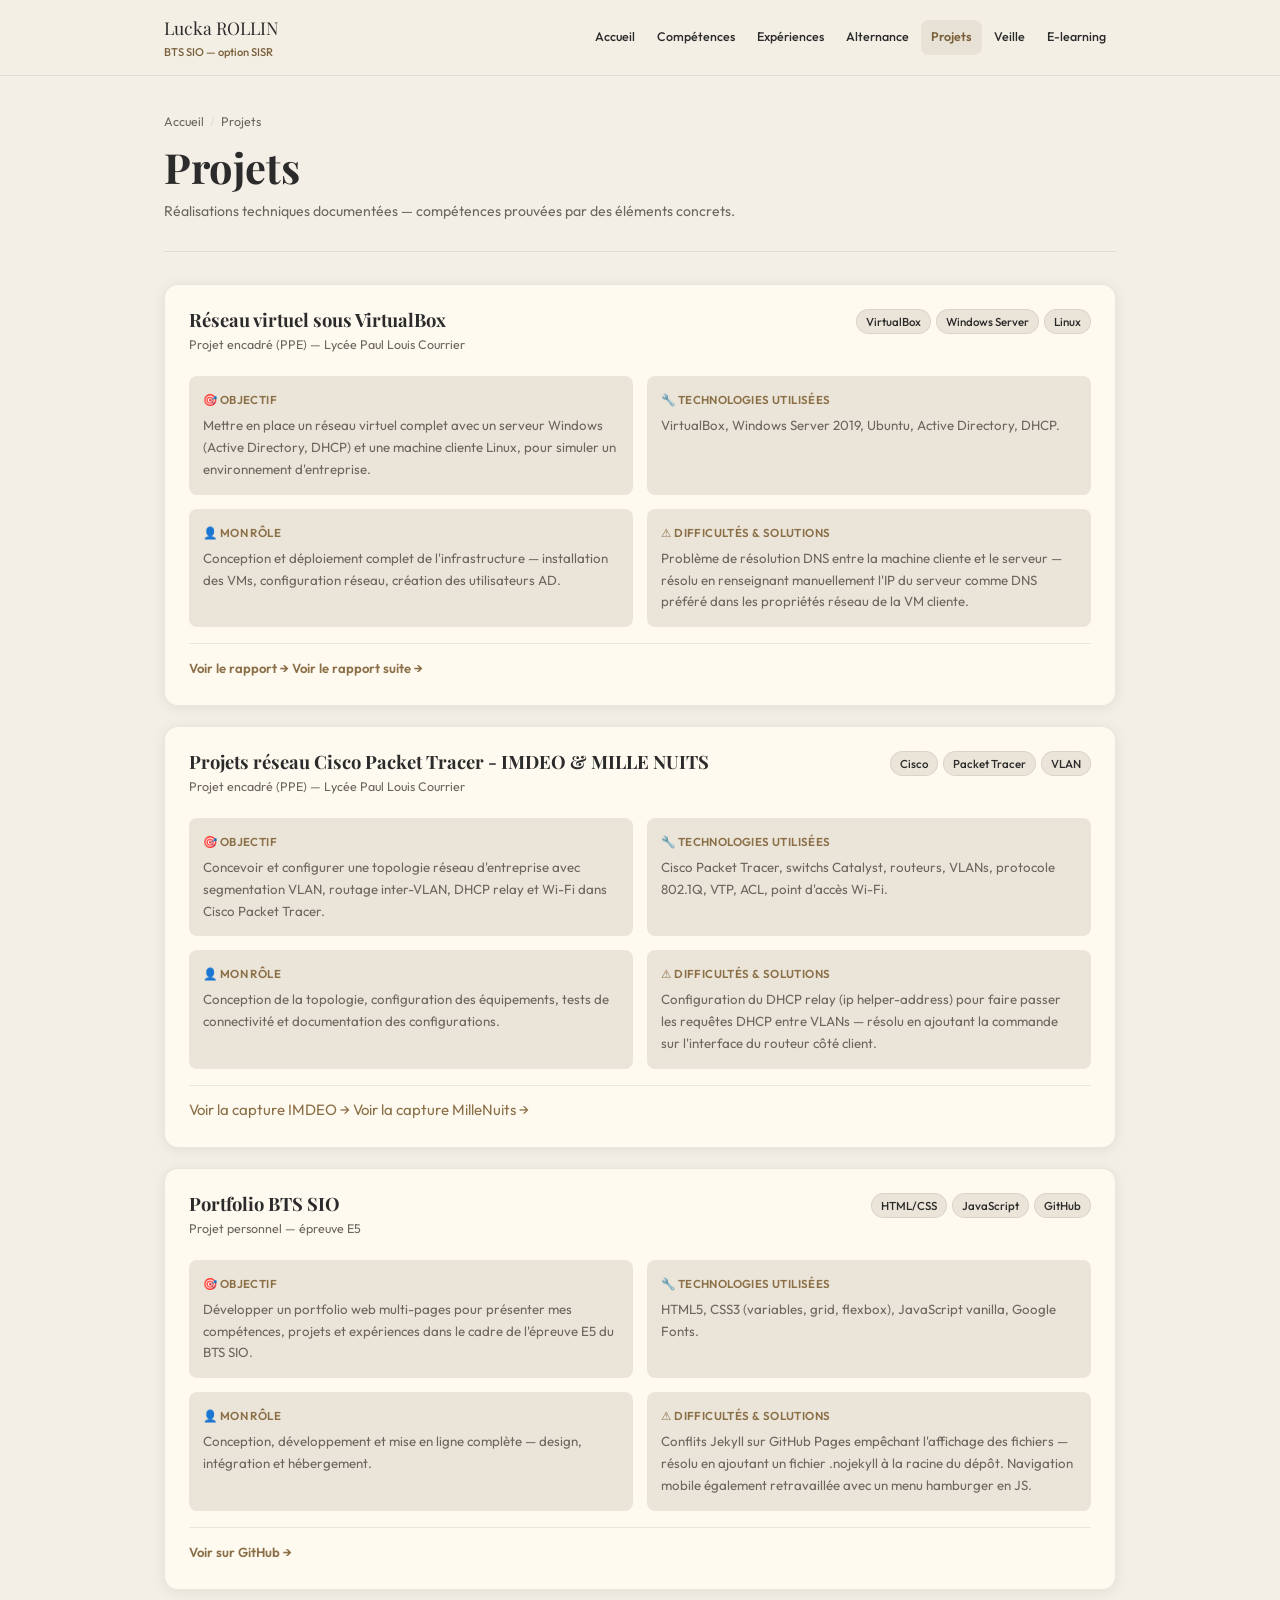
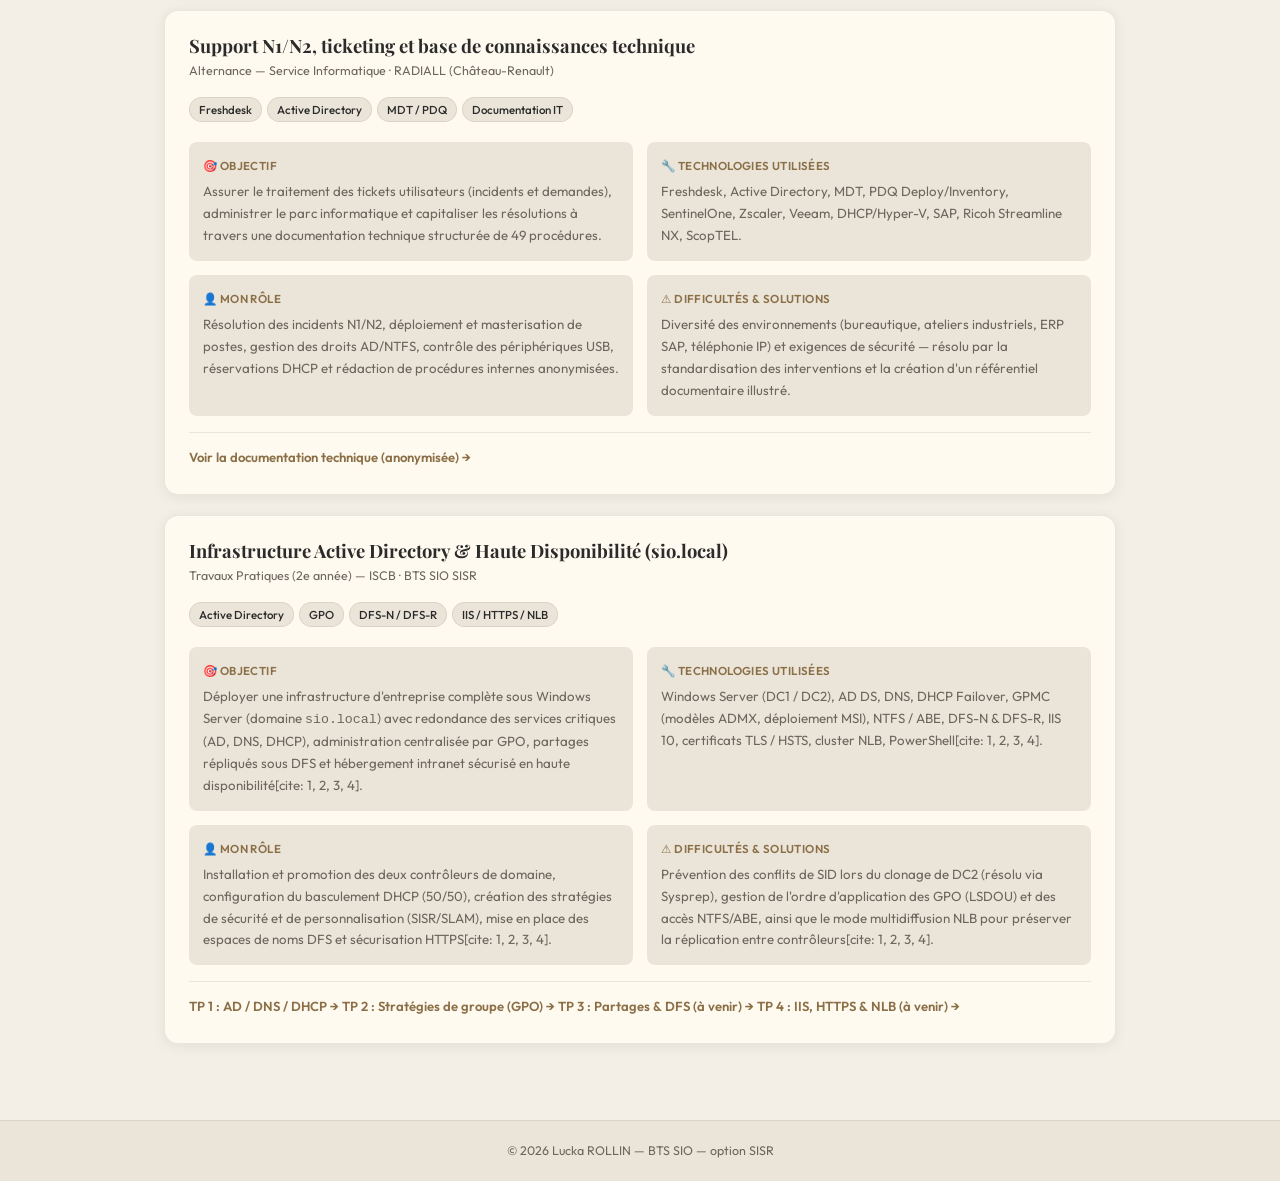
<file: vues/projets.html>
<!DOCTYPE html>
<html lang="fr">
<head>
  <meta charset="UTF-8" />
  <meta name="viewport" content="width=device-width, initial-scale=1" />
  <title>Lucka ROLLIN — Projets</title>
  <link rel="preconnect" href="https://fonts.googleapis.com" />
  <link rel="preconnect" href="https://fonts.gstatic.com" crossorigin />
  <link href="https://fonts.googleapis.com/css2?family=Playfair+Display:ital,wght@0,400;0,700;1,400&family=Outfit:wght@300;400;500;600&display=swap" rel="stylesheet" />
  <link rel="stylesheet" href="../assets/css/style.css" />
</head>
<body>

<header class="hd">
  <div class="hd-i">
    <a href="../index.html" class="logo">
      <span class="logo-n">Lucka ROLLIN</span>
      <span class="logo-s">BTS SIO — option SISR</span>
    </a>
    <button class="nav-toggle" aria-label="Menu" onclick="this.nextElementSibling.classList.toggle('open')">
      <span></span><span></span><span></span>
    </button>
    <nav class="hnav">
      <a href="../index.html">Accueil</a>
      <a href="competences.html">Compétences</a>
      <a href="experiences.html">Expériences</a>
      <a href="stage_radiall.html">Alternance</a>
      <a href="projets.html" class="on">Projets</a>
      <a href="veille.html">Veille</a>
      <a href="certifications.html">E-learning</a>
    </nav>
  </div>
</header>

<div id="app">

<div class="page-header">
  <p class="breadcrumb"><a href="../index.html">Accueil</a> <span class="sep">/</span> Projets</p>
  <h1 class="page-title">Projets</h1>
  <p class="page-sub">Réalisations techniques documentées — compétences prouvées par des éléments concrets.</p>
</div>

<!-- PROJET 1 -->
<div class="projet-card" data-public="true">
  <div class="projet-head">
    <div>
      <h3>Réseau virtuel sous VirtualBox</h3>
      <p class="projet-context">Projet encadré (PPE) — Lycée Paul Louis Courrier</p>
    </div>
    <div class="tags">
      <span class="tag">VirtualBox</span>
      <span class="tag">Windows Server</span>
      <span class="tag">Linux</span>
    </div>
  </div>

  <div class="projet-grid">
    <div class="projet-bloc">
      <span class="bloc-label">🎯 Objectif</span>
      <p>Mettre en place un réseau virtuel complet avec un serveur Windows (Active Directory, DHCP) et une machine cliente Linux, pour simuler un environnement d'entreprise.</p>
    </div>
    <div class="projet-bloc">
      <span class="bloc-label">🔧 Technologies utilisées</span>
      <p>VirtualBox, Windows Server 2019, Ubuntu, Active Directory, DHCP.</p>
    </div>
    <div class="projet-bloc">
      <span class="bloc-label">👤 Mon rôle</span>
      <p>Conception et déploiement complet de l'infrastructure — installation des VMs, configuration réseau, création des utilisateurs AD.</p>
    </div>
    <div class="projet-bloc">
      <span class="bloc-label">⚠️ Difficultés &amp; solutions</span>
      <p>Problème de résolution DNS entre la machine cliente et le serveur — résolu en renseignant manuellement l'IP du serveur comme DNS préféré dans les propriétés réseau de la VM cliente.</p>
    </div>
  </div>

  <div class="projet-footer">
    <a class="pl" href="../Win_Serv_2019-1.pdf">Voir le rapport →</a>
    <a class="pl" href="../Win_Serv_2019-2.pdf">Voir le rapport suite →</a>
  </div>
</div>

<!-- PROJET 2 -->
<div class="projet-card" data-public="true">
  <div class="projet-head">
    <div>
      <h3>Projets réseau Cisco Packet Tracer - IMDEO & MILLE NUITS</h3>
      <p class="projet-context">Projet encadré (PPE) — Lycée Paul Louis Courrier</p>
    </div>
    <div class="tags">
      <span class="tag">Cisco</span>
      <span class="tag">Packet Tracer</span>
      <span class="tag">VLAN</span>
    </div>
  </div>

  <div class="projet-grid">
    <div class="projet-bloc">
      <span class="bloc-label">🎯 Objectif</span>
      <p>Concevoir et configurer une topologie réseau d'entreprise avec segmentation VLAN, routage inter-VLAN, DHCP relay et Wi-Fi dans Cisco Packet Tracer.</p>
    </div>
    <div class="projet-bloc">
      <span class="bloc-label">🔧 Technologies utilisées</span>
      <p>Cisco Packet Tracer, switchs Catalyst, routeurs, VLANs, protocole 802.1Q, VTP, ACL, point d'accès Wi-Fi.</p>
    </div>
    <div class="projet-bloc">
      <span class="bloc-label">👤 Mon rôle</span>
      <p>Conception de la topologie, configuration des équipements, tests de connectivité et documentation des configurations.</p>
    </div>
    <div class="projet-bloc">
      <span class="bloc-label">⚠️ Difficultés &amp; solutions</span>
      <p>Configuration du DHCP relay (ip helper-address) pour faire passer les requêtes DHCP entre VLANs — résolu en ajoutant la commande sur l'interface du routeur côté client.</p>
    </div>
  </div>

  <div class="projet-footer">
   <a href="../assets/img/infra-IMDEO.png" target="_blank">
  Voir la capture IMDEO →</a>
  
  <a href="../assets/img/infra-MilleNuits.png" target="_blank">
  Voir la capture MilleNuits →</a>
  </div>
</div>

<!-- PROJET 3 -->
<div class="projet-card" data-public="true">
  <div class="projet-head">
    <div>
      <h3>Portfolio BTS SIO</h3>
      <p class="projet-context">Projet personnel — épreuve E5</p>
    </div>
    <div class="tags">
      <span class="tag">HTML/CSS</span>
      <span class="tag">JavaScript</span>
      <span class="tag">GitHub</span>
    </div>
  </div>

  <div class="projet-grid">
    <div class="projet-bloc">
      <span class="bloc-label">🎯 Objectif</span>
      <p>Développer un portfolio web multi-pages pour présenter mes compétences, projets et expériences dans le cadre de l'épreuve E5 du BTS SIO.</p>
    </div>
    <div class="projet-bloc">
      <span class="bloc-label">🔧 Technologies utilisées</span>
      <p>HTML5, CSS3 (variables, grid, flexbox), JavaScript vanilla, Google Fonts.</p>
    </div>
    <div class="projet-bloc">
      <span class="bloc-label">👤 Mon rôle</span>
      <p>Conception, développement et mise en ligne complète — design, intégration et hébergement.</p>
    </div>
    <div class="projet-bloc">
      <span class="bloc-label">⚠️ Difficultés &amp; solutions</span>
      <p>Conflits Jekyll sur GitHub Pages empêchant l'affichage des fichiers — résolu en ajoutant un fichier .nojekyll à la racine du dépôt. Navigation mobile également retravaillée avec un menu hamburger en JS.</p>
    </div>
  </div>

  <div class="projet-footer">
    <a class="pl" href="https://github.com/luckarollin/portfolio_E5">Voir sur GitHub →</a>
  </div>
</div>
<!-- PROJET 4 : ALTERNANCE RADIALL -->
<div class="projet-card" data-public="true">
  <div class="projet-head">
    <div>
      <h3>Support N1/N2, ticketing et base de connaissances technique</h3>
      <p class="projet-context">Alternance — Service Informatique · RADIALL (Château-Renault)</p>
    </div>
    <div class="tags">
      <span class="tag">Freshdesk</span>
      <span class="tag">Active Directory</span>
      <span class="tag">MDT / PDQ</span>
      <span class="tag">Documentation IT</span>
    </div>
  </div>

  <div class="projet-grid">
    <div class="projet-bloc">
      <span class="bloc-label">🎯 Objectif</span>
      <p>Assurer le traitement des tickets utilisateurs (incidents et demandes), administrer le parc informatique et capitaliser les résolutions à travers une documentation technique structurée de 49 procédures.</p>
    </div>
    <div class="projet-bloc">
      <span class="bloc-label">🔧 Technologies utilisées</span>
      <p>Freshdesk, Active Directory, MDT, PDQ Deploy/Inventory, SentinelOne, Zscaler, Veeam, DHCP/Hyper-V, SAP, Ricoh Streamline NX, ScopTEL.</p>
    </div>
    <div class="projet-bloc">
      <span class="bloc-label">👤 Mon rôle</span>
      <p>Résolution des incidents N1/N2, déploiement et masterisation de postes, gestion des droits AD/NTFS, contrôle des périphériques USB, réservations DHCP et rédaction de procédures internes anonymisées.</p>
    </div>
    <div class="projet-bloc">
      <span class="bloc-label">⚠️ Difficultés &amp; solutions</span>
      <p>Diversité des environnements (bureautique, ateliers industriels, ERP SAP, téléphonie IP) et exigences de sécurité — résolu par la standardisation des interventions et la création d'un référentiel documentaire illustré.</p>
    </div>
  </div>

  <div class="projet-footer">
    <a class="pl" href="../Documentation_Alternance_Anonymisee.pdf" target="_blank">Voir la documentation technique (anonymisée) →</a>
  </div>
</div> <!-- <-- FIN DE LA CARTE PROJET 4 -->

<!-- PROJET 5 : INFRASTRUCTURE WINDOWS SERVER & HAUTE DISPONIBILITÉ (SIO.LOCAL) -->
<div class="projet-card" data-public="true">
  <div class="projet-head">
    <div>
      <h3>Infrastructure Active Directory &amp; Haute Disponibilité (sio.local)</h3>
      <p class="projet-context">Travaux Pratiques (2e année) — ISCB · BTS SIO SISR</p>
    </div>
    <div class="tags">
      <span class="tag">Active Directory</span>
      <span class="tag">GPO</span>
      <span class="tag">DFS-N / DFS-R</span>
      <span class="tag">IIS / HTTPS / NLB</span>
    </div>
  </div>

  <div class="projet-grid">
    <div class="projet-bloc">
      <span class="bloc-label">🎯 Objectif</span>
      <p>Déployer une infrastructure d'entreprise complète sous Windows Server (domaine <code>sio.local</code>) avec redondance des services critiques (AD, DNS, DHCP), administration centralisée par GPO, partages répliqués sous DFS et hébergement intranet sécurisé en haute disponibilité[cite: 1, 2, 3, 4].</p>
    </div>
    <div class="projet-bloc">
      <span class="bloc-label">🔧 Technologies utilisées</span>
      <p>Windows Server (DC1 / DC2), AD DS, DNS, DHCP Failover, GPMC (modèles ADMX, déploiement MSI), NTFS / ABE, DFS-N &amp; DFS-R, IIS 10, certificats TLS / HSTS, cluster NLB, PowerShell[cite: 1, 2, 3, 4].</p>
    </div>
    <div class="projet-bloc">
      <span class="bloc-label">👤 Mon rôle</span>
      <p>Installation et promotion des deux contrôleurs de domaine, configuration du basculement DHCP (50/50), création des stratégies de sécurité et de personnalisation (SISR/SLAM), mise en place des espaces de noms DFS et sécurisation HTTPS[cite: 1, 2, 3, 4].</p>
    </div>
    <div class="projet-bloc">
      <span class="bloc-label">⚠️ Difficultés &amp; solutions</span>
      <p>Prévention des conflits de SID lors du clonage de DC2 (résolu via Sysprep), gestion de l'ordre d'application des GPO (LSDOU) et des accès NTFS/ABE, ainsi que le mode multidiffusion NLB pour préserver la réplication entre contrôleurs[cite: 1, 2, 3, 4].</p>
    </div>
  </div>

  <div class="projet-footer">
    <a class="pl" href="../1-TP_Decouverte_Active_Directory_redondance_AD_DNS_DHCP.pdf" target="_blank">TP 1 : AD / DNS / DHCP →</a>
    <a class="pl" href="../2-TP_GPO_Active_Directory.pdf" target="_blank">TP 2 : Stratégies de groupe (GPO) →</a>
    <a class="pl" href="../3-TP_Partages_DFS.pdf" target="_blank">TP 3 : Partages &amp; DFS (à venir) →</a>
    <a class="pl" href="../4-TP_IIS_HTTPS_NLB.pdf" target="_blank">TP 4 : IIS, HTTPS &amp; NLB (à venir) →</a>
  </div>
</div> 
</div> 

<footer class="ft">
  <p>© <span id="year"></span> Lucka ROLLIN — BTS SIO — option SISR</p>
</footer>
<script>
  document.getElementById('year').textContent = new Date().getFullYear();
  function setMode(mode) {
    const isPro = mode === 'pro';
    document.getElementById('btn-public').classList.toggle('on', !isPro);
    document.getElementById('btn-pro').classList.toggle('on', isPro);
    document.getElementById('notice-public').style.display = isPro ? 'none' : '';
    document.getElementById('notice-pro').style.display = isPro ? '' : 'none';
    document.querySelectorAll('.projet-card[data-public="false"]').forEach(el => el.style.display = isPro ? '' : 'none');
  }
  document.querySelectorAll('.hnav a').forEach(a => a.addEventListener('click', () => document.querySelector('.hnav').classList.remove('open')));
</script>
</body>
</html>
</file>
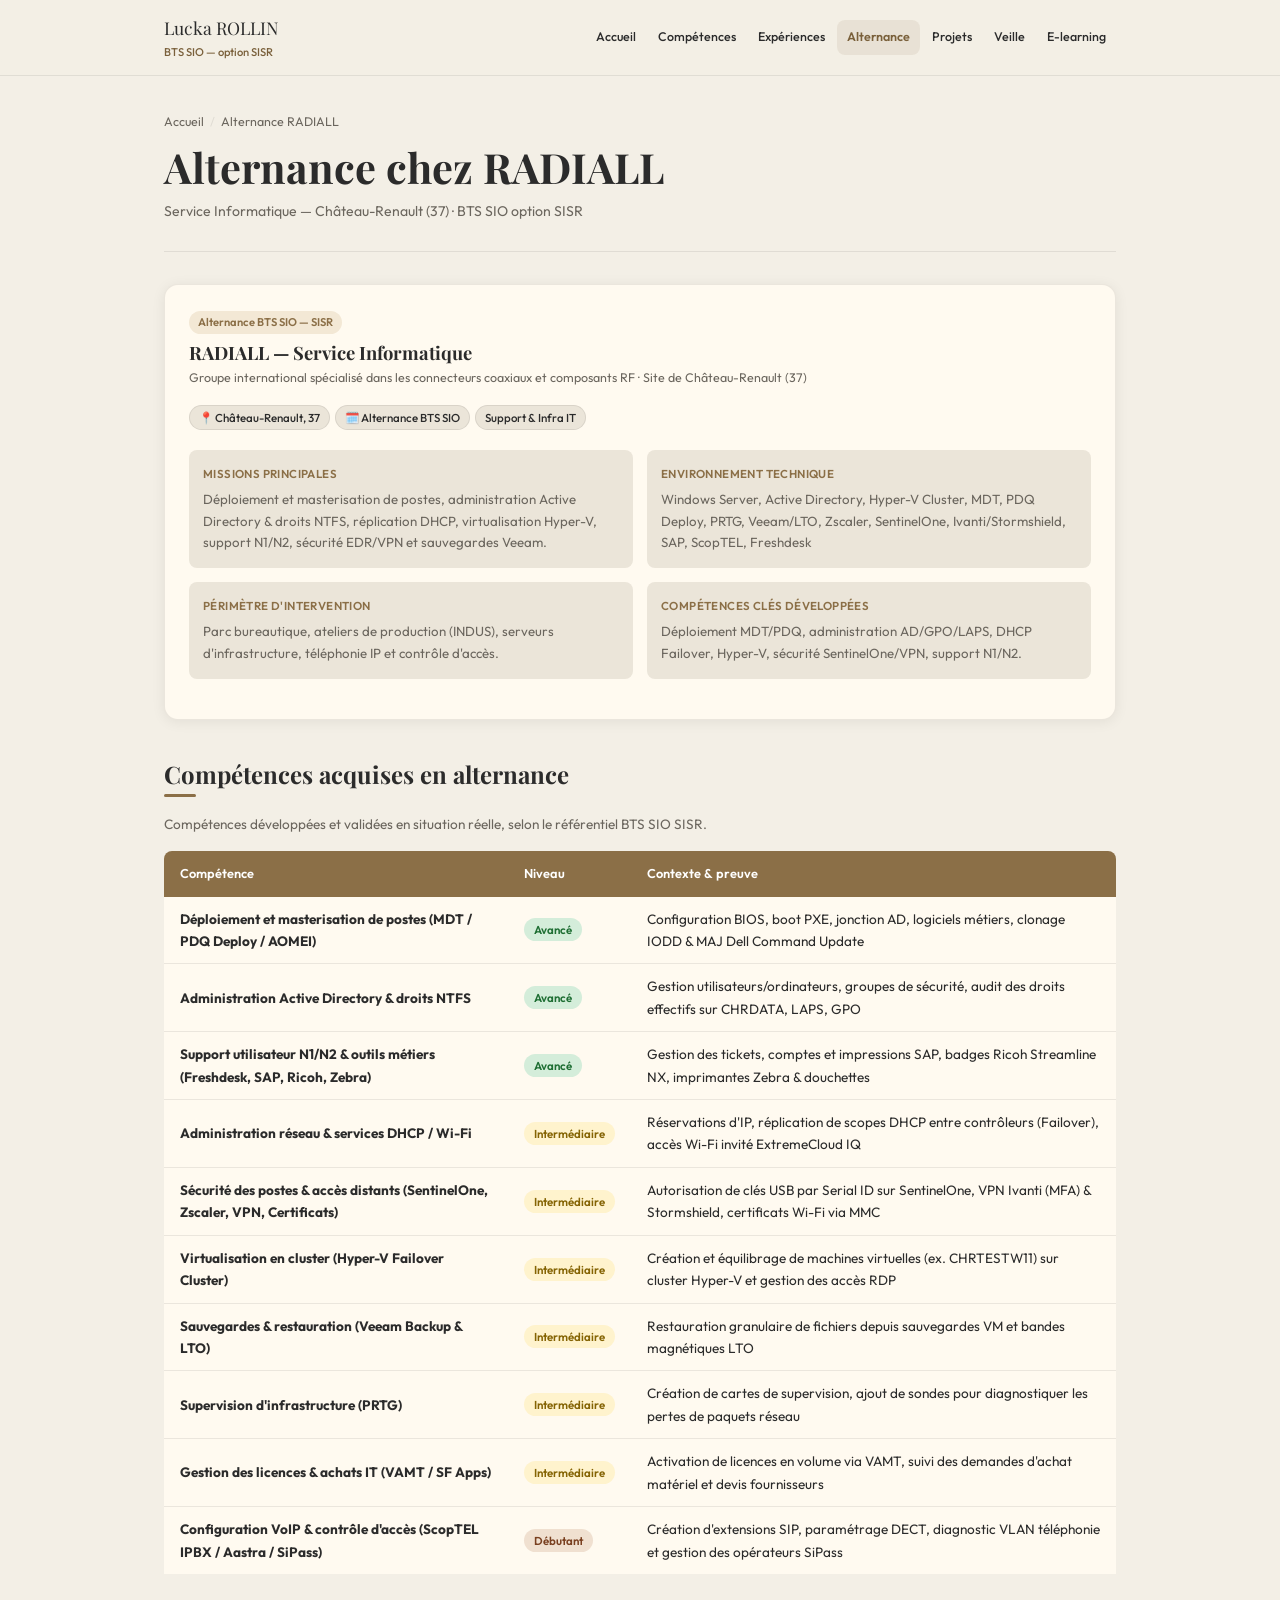
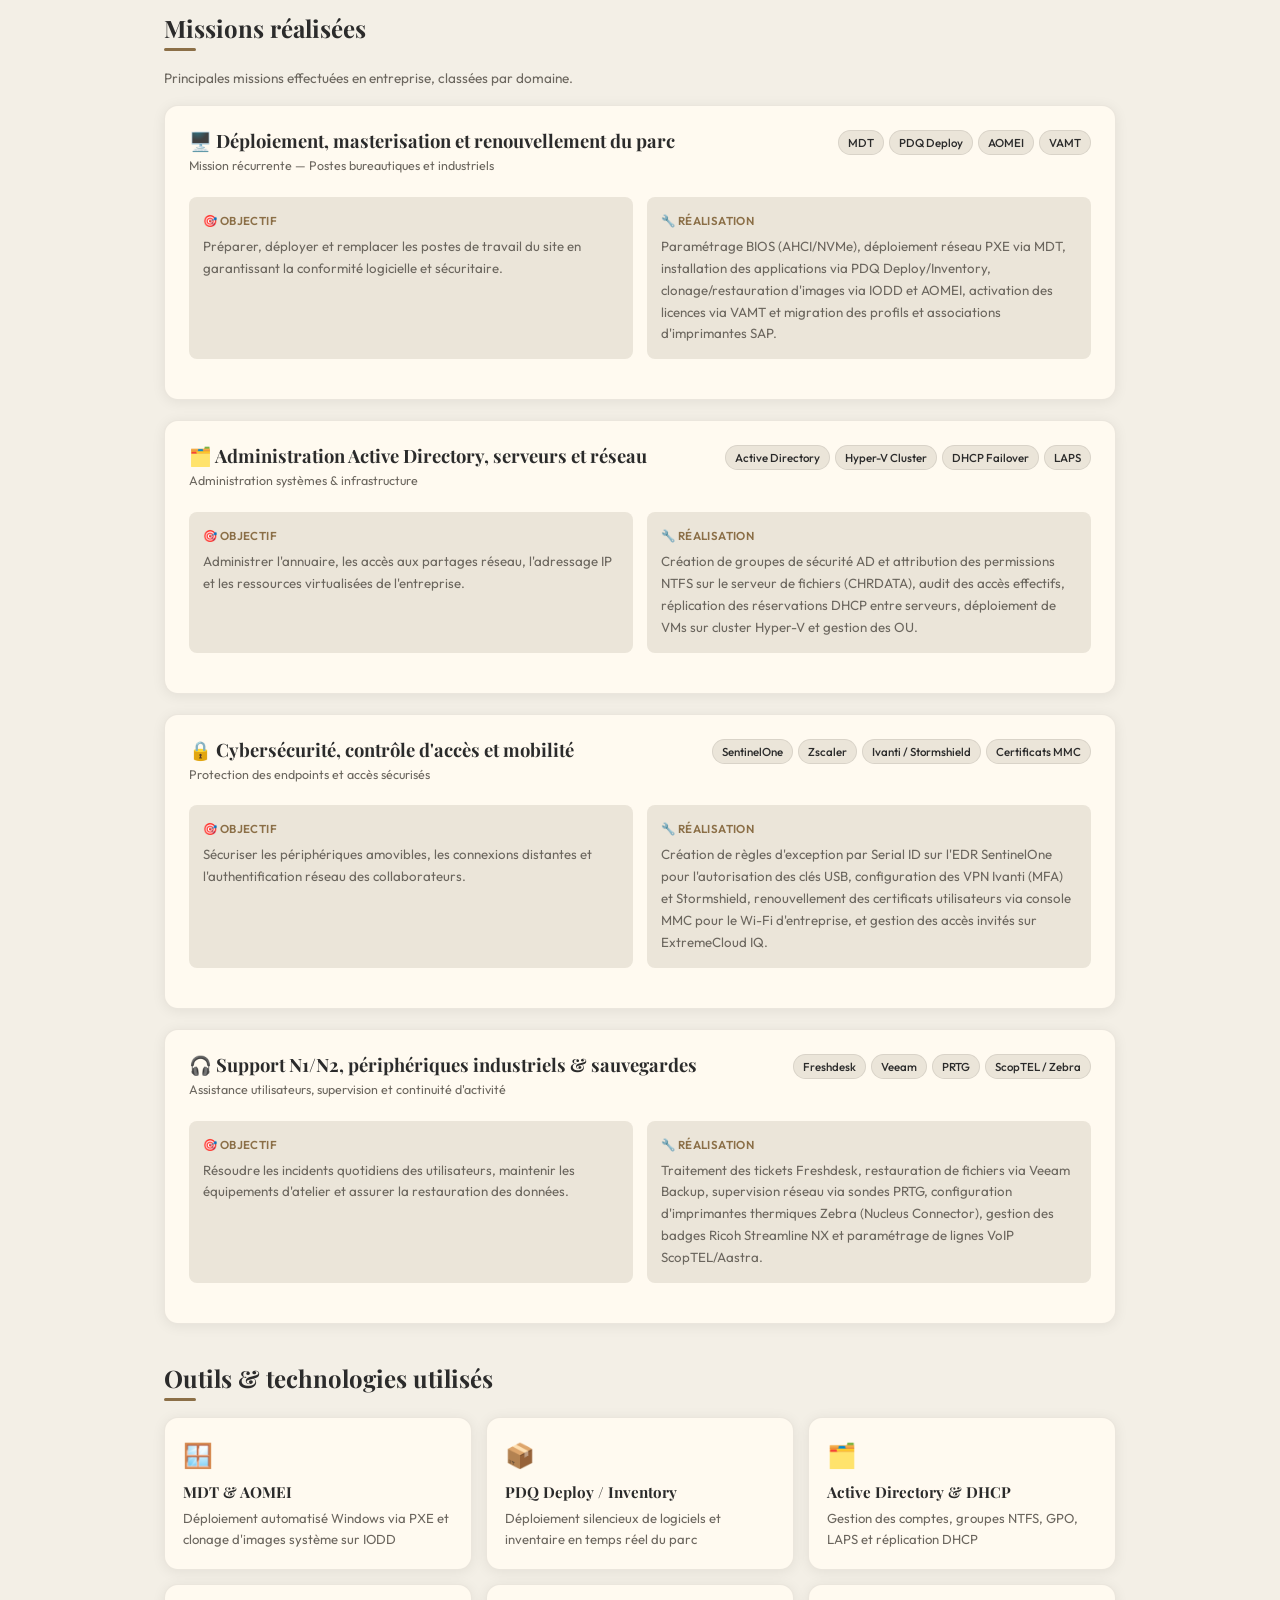
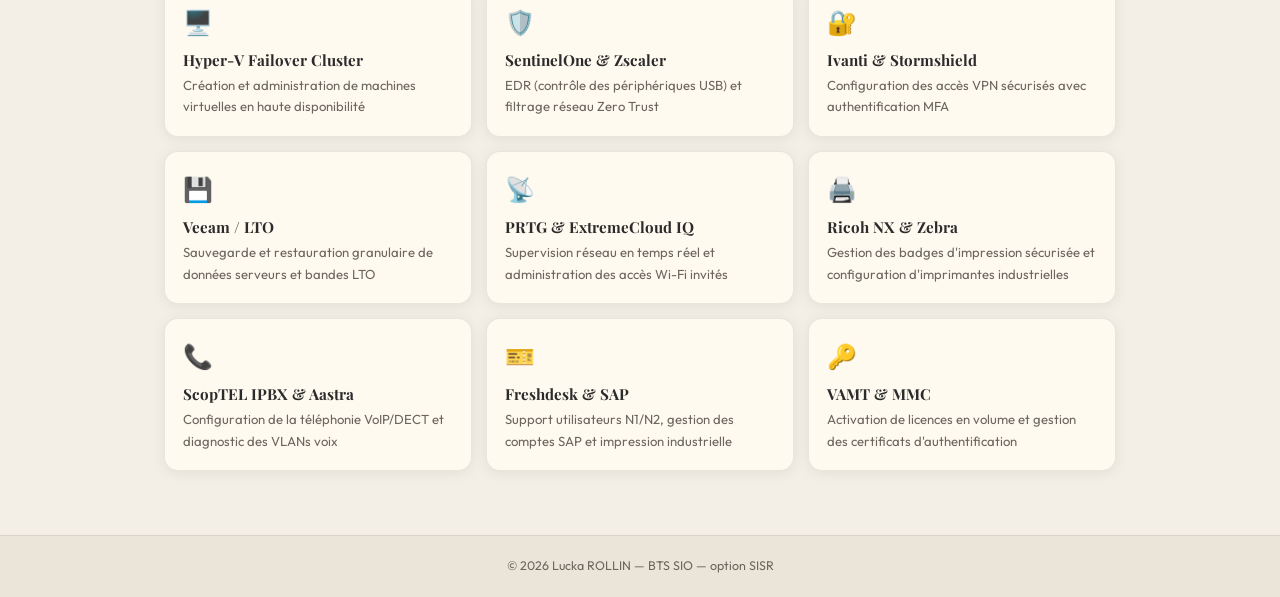
<file: vues/stage_radiall.html>
<!DOCTYPE html>
<html lang="fr">
<head>
  <meta charset="UTF-8" />
  <meta name="viewport" content="width=device-width, initial-scale=1" />
  <title>Lucka ROLLIN — Alternance RADIALL</title>
  <link rel="preconnect" href="https://fonts.googleapis.com" />
  <link rel="preconnect" href="https://fonts.gstatic.com" crossorigin />
  <link href="https://fonts.googleapis.com/css2?family=Playfair+Display:ital,wght@0,400;0,700;1,400&family=Outfit:wght@300;400;500;600&display=swap" rel="stylesheet" />
  <link rel="stylesheet" href="../assets/css/style.css" />
</head>
<body>

<header class="hd">
  <div class="hd-i">
    <a href="../index.html" class="logo">
      <span class="logo-n">Lucka ROLLIN</span>
      <span class="logo-s">BTS SIO — option SISR</span>
    </a>
    <button class="nav-toggle" aria-label="Menu" onclick="this.nextElementSibling.classList.toggle('open')">
      <span></span><span></span><span></span>
    </button>
    <nav class="hnav">
      <a href="../index.html">Accueil</a>
      <a href="competences.html">Compétences</a>
      <a href="experiences.html">Expériences</a>
      <a href="stage_radiall.html" class="on">Alternance</a>
      <a href="projets.html">Projets</a>
      <a href="veille.html">Veille</a>
      <a href="certifications.html">E-learning</a>
    </nav>
  </div>
</header>

<div id="app">

  <!-- ── EN-TÊTE DE PAGE ── -->
  <div class="page-header">
    <p class="breadcrumb"><a href="../index.html">Accueil</a> <span class="sep">/</span> Alternance RADIALL</p>
    <h1 class="page-title">Alternance chez RADIALL</h1>
    <p class="page-sub">Service Informatique — Château-Renault (37) · BTS SIO option SISR</p>
  </div>

  <!-- ── FICHE ENTREPRISE ── -->
  <div class="projet-card" style="margin-bottom:32px">
    <div class="projet-head">
      <div>
        <span class="badge">Alternance BTS SIO — SISR</span>
        <h3 style="margin-top:8px">RADIALL — Service Informatique</h3>
        <p class="projet-context">Groupe international spécialisé dans les connecteurs coaxiaux et composants RF · Site de Château-Renault (37)</p>
      </div>
      <div class="tags">
        <span class="tag">📍 Château-Renault, 37</span>
        <span class="tag">🗓️ Alternance BTS SIO</span>
        <span class="tag">Support &amp; Infra IT</span>
      </div>
    </div>
    <div class="projet-grid">
      <div class="projet-bloc">
        <span class="bloc-label">Missions principales</span>
        <p>Déploiement et masterisation de postes, administration Active Directory &amp; droits NTFS, réplication DHCP, virtualisation Hyper-V, support N1/N2, sécurité EDR/VPN et sauvegardes Veeam.</p>
      </div>
      <div class="projet-bloc">
        <span class="bloc-label">Environnement technique</span>
        <p>Windows Server, Active Directory, Hyper-V Cluster, MDT, PDQ Deploy, PRTG, Veeam/LTO, Zscaler, SentinelOne, Ivanti/Stormshield, SAP, ScopTEL, Freshdesk</p>
      </div>
      <div class="projet-bloc">
        <span class="bloc-label">Périmètre d'intervention</span>
        <p>Parc bureautique, ateliers de production (INDUS), serveurs d'infrastructure, téléphonie IP et contrôle d'accès.</p>
      </div>
      <div class="projet-bloc">
        <span class="bloc-label">Compétences clés développées</span>
        <p>Déploiement MDT/PDQ, administration AD/GPO/LAPS, DHCP Failover, Hyper-V, sécurité SentinelOne/VPN, support N1/N2.</p>
      </div>
    </div>
  </div>

  <!-- ── COMPÉTENCES ── -->
  <h2 class="st sec-gap">Compétences acquises en alternance</h2>
  <p class="section-intro">Compétences développées et validées en situation réelle, selon le référentiel BTS SIO SISR.</p>

  <div class="table-wrap">
    <table class="comp-table">
      <thead>
        <tr>
          <th>Compétence</th>
          <th>Niveau</th>
          <th>Contexte &amp; preuve</th>
        </tr>
      </thead>
      <tbody>
        <tr>
          <td><strong>Déploiement et masterisation de postes (MDT / PDQ Deploy / AOMEI)</strong></td>
          <td><span class="niveau avance">Avancé</span></td>
          <td>Configuration BIOS, boot PXE, jonction AD, logiciels métiers, clonage IODD &amp; MAJ Dell Command Update</td>
        </tr>
        <tr>
          <td><strong>Administration Active Directory &amp; droits NTFS</strong></td>
          <td><span class="niveau avance">Avancé</span></td>
          <td>Gestion utilisateurs/ordinateurs, groupes de sécurité, audit des droits effectifs sur CHRDATA, LAPS, GPO</td>
        </tr>
        <tr>
          <td><strong>Support utilisateur N1/N2 &amp; outils métiers (Freshdesk, SAP, Ricoh, Zebra)</strong></td>
          <td><span class="niveau avance">Avancé</span></td>
          <td>Gestion des tickets, comptes et impressions SAP, badges Ricoh Streamline NX, imprimantes Zebra &amp; douchettes</td>
        </tr>
        <tr>
          <td><strong>Administration réseau &amp; services DHCP / Wi-Fi</strong></td>
          <td><span class="niveau intermediaire">Intermédiaire</span></td>
          <td>Réservations d'IP, réplication de scopes DHCP entre contrôleurs (Failover), accès Wi-Fi invité ExtremeCloud IQ</td>
        </tr>
        <tr>
          <td><strong>Sécurité des postes &amp; accès distants (SentinelOne, Zscaler, VPN, Certificats)</strong></td>
          <td><span class="niveau intermediaire">Intermédiaire</span></td>
          <td>Autorisation de clés USB par Serial ID sur SentinelOne, VPN Ivanti (MFA) &amp; Stormshield, certificats Wi-Fi via MMC</td>
        </tr>
        <tr>
          <td><strong>Virtualisation en cluster (Hyper-V Failover Cluster)</strong></td>
          <td><span class="niveau intermediaire">Intermédiaire</span></td>
          <td>Création et équilibrage de machines virtuelles (ex. CHRTESTW11) sur cluster Hyper-V et gestion des accès RDP</td>
        </tr>
        <tr>
          <td><strong>Sauvegardes &amp; restauration (Veeam Backup &amp; LTO)</strong></td>
          <td><span class="niveau intermediaire">Intermédiaire</span></td>
          <td>Restauration granulaire de fichiers depuis sauvegardes VM et bandes magnétiques LTO</td>
        </tr>
        <tr>
          <td><strong>Supervision d'infrastructure (PRTG)</strong></td>
          <td><span class="niveau intermediaire">Intermédiaire</span></td>
          <td>Création de cartes de supervision, ajout de sondes pour diagnostiquer les pertes de paquets réseau</td>
        </tr>
        <tr>
          <td><strong>Gestion des licences &amp; achats IT (VAMT / SF Apps)</strong></td>
          <td><span class="niveau intermediaire">Intermédiaire</span></td>
          <td>Activation de licences en volume via VAMT, suivi des demandes d'achat matériel et devis fournisseurs</td>
        </tr>
        <tr>
          <td><strong>Configuration VoIP &amp; contrôle d'accès (ScopTEL IPBX / Aastra / SiPass)</strong></td>
          <td><span class="niveau debutant">Débutant</span></td>
          <td>Création d'extensions SIP, paramétrage DECT, diagnostic VLAN téléphonie et gestion des opérateurs SiPass</td>
        </tr>
      </tbody>
    </table>
  </div>

  <!-- ── MISSIONS ── -->
  <h2 class="st sec-gap">Missions réalisées</h2>
  <p class="section-intro">Principales missions effectuées en entreprise, classées par domaine.</p>

  <div class="projet-card">
    <div class="projet-head">
      <div>
        <h3>🖥️ Déploiement, masterisation et renouvellement du parc</h3>
        <p class="projet-context">Mission récurrente — Postes bureautiques et industriels</p>
      </div>
      <div class="tags">
        <span class="tag">MDT</span>
        <span class="tag">PDQ Deploy</span>
        <span class="tag">AOMEI</span>
        <span class="tag">VAMT</span>
      </div>
    </div>
    <div class="projet-grid">
      <div class="projet-bloc">
        <span class="bloc-label">🎯 Objectif</span>
        <p>Préparer, déployer et remplacer les postes de travail du site en garantissant la conformité logicielle et sécuritaire.</p>
      </div>
      <div class="projet-bloc">
        <span class="bloc-label">🔧 Réalisation</span>
        <p>Paramétrage BIOS (AHCI/NVMe), déploiement réseau PXE via MDT, installation des applications via PDQ Deploy/Inventory, clonage/restauration d'images via IODD et AOMEI, activation des licences via VAMT et migration des profils et associations d'imprimantes SAP.</p>
      </div>
    </div>
  </div>

  <div class="projet-card">
    <div class="projet-head">
      <div>
        <h3>🗂️ Administration Active Directory, serveurs et réseau</h3>
        <p class="projet-context">Administration systèmes &amp; infrastructure</p>
      </div>
      <div class="tags">
        <span class="tag">Active Directory</span>
        <span class="tag">Hyper-V Cluster</span>
        <span class="tag">DHCP Failover</span>
        <span class="tag">LAPS</span>
      </div>
    </div>
    <div class="projet-grid">
      <div class="projet-bloc">
        <span class="bloc-label">🎯 Objectif</span>
        <p>Administrer l'annuaire, les accès aux partages réseau, l'adressage IP et les ressources virtualisées de l'entreprise.</p>
      </div>
      <div class="projet-bloc">
        <span class="bloc-label">🔧 Réalisation</span>
        <p>Création de groupes de sécurité AD et attribution des permissions NTFS sur le serveur de fichiers (CHRDATA), audit des accès effectifs, réplication des réservations DHCP entre serveurs, déploiement de VMs sur cluster Hyper-V et gestion des OU.</p>
      </div>
    </div>
  </div>

  <div class="projet-card">
    <div class="projet-head">
      <div>
        <h3>🔒 Cybersécurité, contrôle d'accès et mobilité</h3>
        <p class="projet-context">Protection des endpoints et accès sécurisés</p>
      </div>
      <div class="tags">
        <span class="tag">SentinelOne</span>
        <span class="tag">Zscaler</span>
        <span class="tag">Ivanti / Stormshield</span>
        <span class="tag">Certificats MMC</span>
      </div>
    </div>
    <div class="projet-grid">
      <div class="projet-bloc">
        <span class="bloc-label">🎯 Objectif</span>
        <p>Sécuriser les périphériques amovibles, les connexions distantes et l'authentification réseau des collaborateurs.</p>
      </div>
      <div class="projet-bloc">
        <span class="bloc-label">🔧 Réalisation</span>
        <p>Création de règles d'exception par Serial ID sur l'EDR SentinelOne pour l'autorisation des clés USB, configuration des VPN Ivanti (MFA) et Stormshield, renouvellement des certificats utilisateurs via console MMC pour le Wi-Fi d'entreprise, et gestion des accès invités sur ExtremeCloud IQ.</p>
      </div>
    </div>
  </div>

  <div class="projet-card">
    <div class="projet-head">
      <div>
        <h3>🎧 Support N1/N2, périphériques industriels &amp; sauvegardes</h3>
        <p class="projet-context">Assistance utilisateurs, supervision et continuité d'activité</p>
      </div>
      <div class="tags">
        <span class="tag">Freshdesk</span>
        <span class="tag">Veeam</span>
        <span class="tag">PRTG</span>
        <span class="tag">ScopTEL / Zebra</span>
      </div>
    </div>
    <div class="projet-grid">
      <div class="projet-bloc">
        <span class="bloc-label">🎯 Objectif</span>
        <p>Résoudre les incidents quotidiens des utilisateurs, maintenir les équipements d'atelier et assurer la restauration des données.</p>
      </div>
      <div class="projet-bloc">
        <span class="bloc-label">🔧 Réalisation</span>
        <p>Traitement des tickets Freshdesk, restauration de fichiers via Veeam Backup, supervision réseau via sondes PRTG, configuration d'imprimantes thermiques Zebra (Nucleus Connector), gestion des badges Ricoh Streamline NX et paramétrage de lignes VoIP ScopTEL/Aastra.</p>
      </div>
    </div>
  </div>

  <!-- ── OUTILS ── -->
  <h2 class="st sec-gap">Outils &amp; technologies utilisés</h2>
  <div class="tools-grid">
    <div class="tool-card">
      <span class="tool-ico">🪟</span>
      <h3>MDT &amp; AOMEI</h3>
      <p>Déploiement automatisé Windows via PXE et clonage d'images système sur IODD</p>
    </div>
    <div class="tool-card">
      <span class="tool-ico">📦</span>
      <h3>PDQ Deploy / Inventory</h3>
      <p>Déploiement silencieux de logiciels et inventaire en temps réel du parc</p>
    </div>
    <div class="tool-card">
      <span class="tool-ico">🗂️</span>
      <h3>Active Directory &amp; DHCP</h3>
      <p>Gestion des comptes, groupes NTFS, GPO, LAPS et réplication DHCP</p>
    </div>
    <div class="tool-card">
      <span class="tool-ico">🖥️</span>
      <h3>Hyper-V Failover Cluster</h3>
      <p>Création et administration de machines virtuelles en haute disponibilité</p>
    </div>
    <div class="tool-card">
      <span class="tool-ico">🛡️</span>
      <h3>SentinelOne &amp; Zscaler</h3>
      <p>EDR (contrôle des périphériques USB) et filtrage réseau Zero Trust</p>
    </div>
    <div class="tool-card">
      <span class="tool-ico">🔐</span>
      <h3>Ivanti &amp; Stormshield</h3>
      <p>Configuration des accès VPN sécurisés avec authentification MFA</p>
    </div>
    <div class="tool-card">
      <span class="tool-ico">💾</span>
      <h3>Veeam / LTO</h3>
      <p>Sauvegarde et restauration granulaire de données serveurs et bandes LTO</p>
    </div>
    <div class="tool-card">
      <span class="tool-ico">📡</span>
      <h3>PRTG &amp; ExtremeCloud IQ</h3>
      <p>Supervision réseau en temps réel et administration des accès Wi-Fi invités</p>
    </div>
    <div class="tool-card">
      <span class="tool-ico">🖨️</span>
      <h3>Ricoh NX &amp; Zebra</h3>
      <p>Gestion des badges d'impression sécurisée et configuration d'imprimantes industrielles</p>
    </div>
    <div class="tool-card">
      <span class="tool-ico">📞</span>
      <h3>ScopTEL IPBX &amp; Aastra</h3>
      <p>Configuration de la téléphonie VoIP/DECT et diagnostic des VLANs voix</p>
    </div>
    <div class="tool-card">
      <span class="tool-ico">🎫</span>
      <h3>Freshdesk &amp; SAP</h3>
      <p>Support utilisateurs N1/N2, gestion des comptes SAP et impression industrielle</p>
    </div>
    <div class="tool-card">
      <span class="tool-ico">🔑</span>
      <h3>VAMT &amp; MMC</h3>
      <p>Activation de licences en volume et gestion des certificats d'authentification</p>
    </div>
  </div>

</div><!-- /#app -->

<footer class="ft">
  <p>© <span id="year"></span> Lucka ROLLIN — BTS SIO — option SISR</p>
</footer>
<script>
  document.getElementById('year').textContent = new Date().getFullYear();
  document.querySelectorAll('.hnav a').forEach(a => a.addEventListener('click', () => document.querySelector('.hnav').classList.remove('open')));
</script>

</body>
</html>
</file>
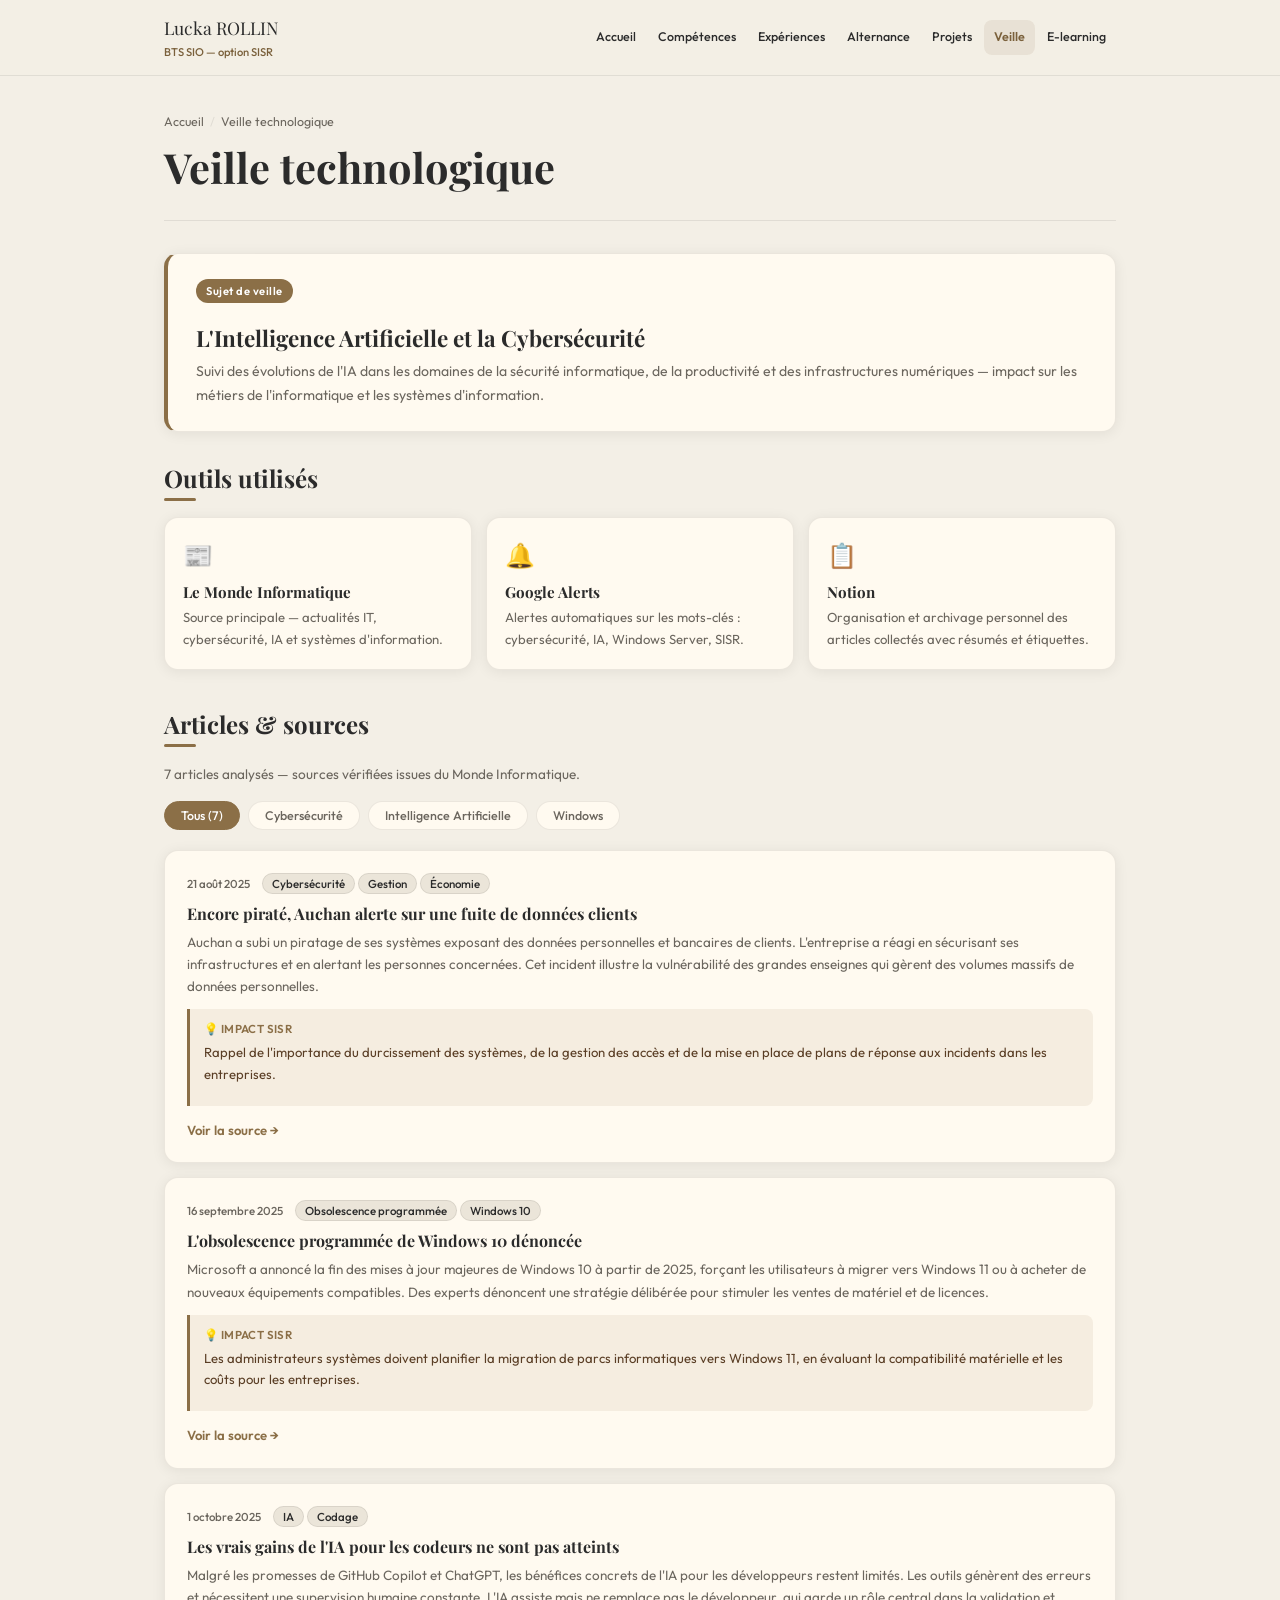
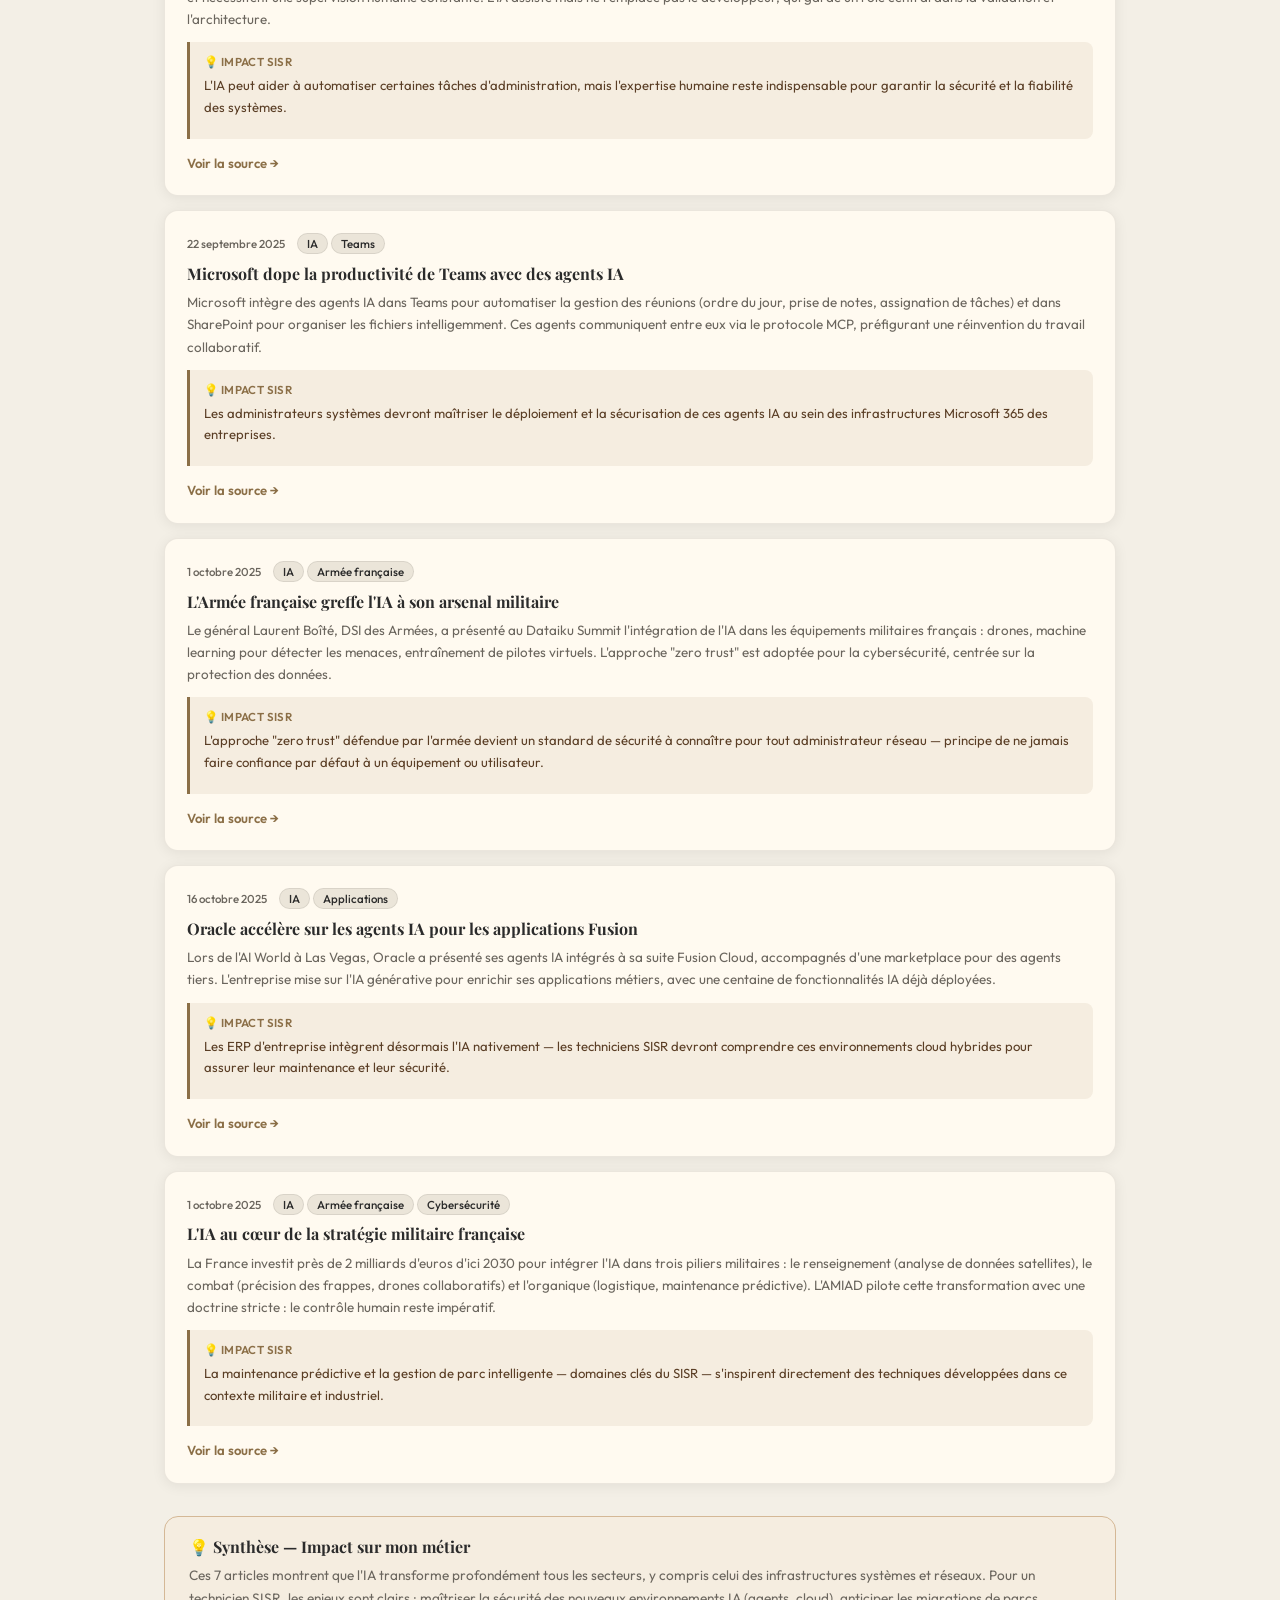
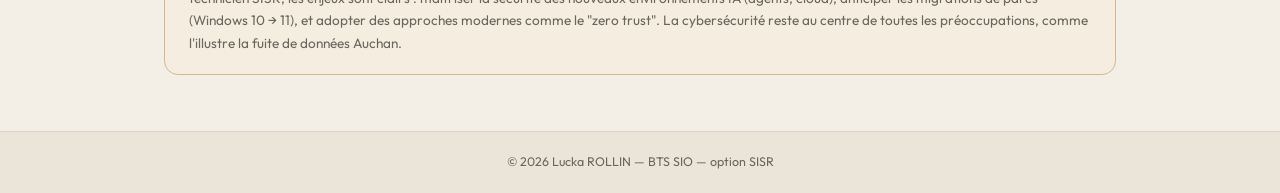
<file: vues/veille.html>
<!DOCTYPE html>
<html lang="fr">
<head>
  <meta charset="UTF-8" />
  <meta name="viewport" content="width=device-width, initial-scale=1" />
  <title>Lucka ROLLIN — Veille technologique</title>
  <link rel="preconnect" href="https://fonts.googleapis.com" />
  <link rel="preconnect" href="https://fonts.gstatic.com" crossorigin />
  <link href="https://fonts.googleapis.com/css2?family=Playfair+Display:ital,wght@0,400;0,700;1,400&family=Outfit:wght@300;400;500;600&display=swap" rel="stylesheet" />
  <link rel="stylesheet" href="../assets/css/style.css" />
</head>
<body>

<header class="hd">
  <div class="hd-i">
    <a href="../index.html" class="logo">
      <span class="logo-n">Lucka ROLLIN</span>
      <span class="logo-s">BTS SIO — option SISR</span>
    </a>
    <button class="nav-toggle" aria-label="Menu" onclick="this.nextElementSibling.classList.toggle('open')">
      <span></span><span></span><span></span>
    </button>
    <nav class="hnav">
      <a href="../index.html">Accueil</a>
      <a href="competences.html">Compétences</a>
      <a href="experiences.html">Expériences</a>
      <a href="stage_radiall.html">Alternance</a>
      <a href="projets.html">Projets</a>
      <a href="veille.html" class="on">Veille</a>
      <a href="certifications.html">E-learning</a>
    </nav>
  </div>
</header>

<div id="app">

<div class="page-header">
  <p class="breadcrumb"><a href="../index.html">Accueil</a> <span class="sep">/</span> Veille technologique</p>
  <h1 class="page-title">Veille technologique</h1>
</div>

<!-- SUJET -->
<div class="veille-hero">
  <div class="veille-topic">
    <span class="bts-badge">Sujet de veille</span>
    <h2>L'Intelligence Artificielle et la Cybersécurité</h2>
    <p>Suivi des évolutions de l'IA dans les domaines de la sécurité informatique, de la productivité et des infrastructures numériques — impact sur les métiers de l'informatique et les systèmes d'information.</p>
  </div>
</div>

<!-- OUTILS DE VEILLE -->
<h2 class="st">Outils utilisés</h2>
<div class="tools-grid">
  <div class="tool-card">
    <span class="tool-ico">📰</span>
    <h3>Le Monde Informatique</h3>
    <p>Source principale — actualités IT, cybersécurité, IA et systèmes d'information.</p>
  </div>
  <div class="tool-card">
    <span class="tool-ico">🔔</span>
    <h3>Google Alerts</h3>
    <p>Alertes automatiques sur les mots-clés : cybersécurité, IA, Windows Server, SISR.</p>
  </div>
  <div class="tool-card">
    <span class="tool-ico">📋</span>
    <h3>Notion</h3>
    <p>Organisation et archivage personnel des articles collectés avec résumés et étiquettes.</p>
  </div>
</div>

<!-- FILTRES -->
<h2 class="st sec-gap">Articles &amp; sources</h2>
<p class="section-intro">7 articles analysés — sources vérifiées issues du Monde Informatique.</p>

<div class="veille-filters">
  <button class="vfilter on" onclick="filterArticles('all', this)">Tous (7)</button>
  <button class="vfilter" onclick="filterArticles('cybersécurité', this)">Cybersécurité</button>
  <button class="vfilter" onclick="filterArticles('ia', this)">Intelligence Artificielle</button>
  <button class="vfilter" onclick="filterArticles('windows', this)">Windows</button>
</div>

<div class="articles-list" id="articles-list">

  <!-- Article 1 -->
  <div class="article-card" data-tag="cybersécurité">
    <div class="article-meta">
      <span class="article-date">21 août 2025</span>
      <div class="article-tags">
        <span class="tag">Cybersécurité</span>
        <span class="tag">Gestion</span>
        <span class="tag">Économie</span>
      </div>
    </div>
    <h3>Encore piraté, Auchan alerte sur une fuite de données clients</h3>
    <p>Auchan a subi un piratage de ses systèmes exposant des données personnelles et bancaires de clients. L'entreprise a réagi en sécurisant ses infrastructures et en alertant les personnes concernées. Cet incident illustre la vulnérabilité des grandes enseignes qui gèrent des volumes massifs de données personnelles.</p>
    <div class="article-impact">
      <span class="impact-label">💡 Impact SISR</span>
      <p>Rappel de l'importance du durcissement des systèmes, de la gestion des accès et de la mise en place de plans de réponse aux incidents dans les entreprises.</p>
    </div>
    <a class="pl" href="https://www.lemondeinformatique.fr" target="_blank" rel="noreferrer">Voir la source →</a>
  </div>

  <!-- Article 2 -->
  <div class="article-card" data-tag="windows">
    <div class="article-meta">
      <span class="article-date">16 septembre 2025</span>
      <div class="article-tags">
        <span class="tag">Obsolescence programmée</span>
        <span class="tag">Windows 10</span>
      </div>
    </div>
    <h3>L'obsolescence programmée de Windows 10 dénoncée</h3>
    <p>Microsoft a annoncé la fin des mises à jour majeures de Windows 10 à partir de 2025, forçant les utilisateurs à migrer vers Windows 11 ou à acheter de nouveaux équipements compatibles. Des experts dénoncent une stratégie délibérée pour stimuler les ventes de matériel et de licences.</p>
    <div class="article-impact">
      <span class="impact-label">💡 Impact SISR</span>
      <p>Les administrateurs systèmes doivent planifier la migration de parcs informatiques vers Windows 11, en évaluant la compatibilité matérielle et les coûts pour les entreprises.</p>
    </div>
    <a class="pl" href="https://www.lemondeinformatique.fr" target="_blank" rel="noreferrer">Voir la source →</a>
  </div>

  <!-- Article 3 -->
  <div class="article-card" data-tag="ia">
    <div class="article-meta">
      <span class="article-date">1 octobre 2025</span>
      <div class="article-tags">
        <span class="tag">IA</span>
        <span class="tag">Codage</span>
      </div>
    </div>
    <h3>Les vrais gains de l'IA pour les codeurs ne sont pas atteints</h3>
    <p>Malgré les promesses de GitHub Copilot et ChatGPT, les bénéfices concrets de l'IA pour les développeurs restent limités. Les outils génèrent des erreurs et nécessitent une supervision humaine constante. L'IA assiste mais ne remplace pas le développeur, qui garde un rôle central dans la validation et l'architecture.</p>
    <div class="article-impact">
      <span class="impact-label">💡 Impact SISR</span>
      <p>L'IA peut aider à automatiser certaines tâches d'administration, mais l'expertise humaine reste indispensable pour garantir la sécurité et la fiabilité des systèmes.</p>
    </div>
    <a class="pl" href="https://www.lemondeinformatique.fr" target="_blank" rel="noreferrer">Voir la source →</a>
  </div>

  <!-- Article 4 -->
  <div class="article-card" data-tag="ia">
    <div class="article-meta">
      <span class="article-date">22 septembre 2025</span>
      <div class="article-tags">
        <span class="tag">IA</span>
        <span class="tag">Teams</span>
      </div>
    </div>
    <h3>Microsoft dope la productivité de Teams avec des agents IA</h3>
    <p>Microsoft intègre des agents IA dans Teams pour automatiser la gestion des réunions (ordre du jour, prise de notes, assignation de tâches) et dans SharePoint pour organiser les fichiers intelligemment. Ces agents communiquent entre eux via le protocole MCP, préfigurant une réinvention du travail collaboratif.</p>
    <div class="article-impact">
      <span class="impact-label">💡 Impact SISR</span>
      <p>Les administrateurs systèmes devront maîtriser le déploiement et la sécurisation de ces agents IA au sein des infrastructures Microsoft 365 des entreprises.</p>
    </div>
    <a class="pl" href="https://www.lemondeinformatique.fr" target="_blank" rel="noreferrer">Voir la source →</a>
  </div>

  <!-- Article 5 -->
  <div class="article-card" data-tag="ia">
    <div class="article-meta">
      <span class="article-date">1 octobre 2025</span>
      <div class="article-tags">
        <span class="tag">IA</span>
        <span class="tag">Armée française</span>
      </div>
    </div>
    <h3>L'Armée française greffe l'IA à son arsenal militaire</h3>
    <p>Le général Laurent Boîté, DSI des Armées, a présenté au Dataiku Summit l'intégration de l'IA dans les équipements militaires français : drones, machine learning pour détecter les menaces, entraînement de pilotes virtuels. L'approche "zero trust" est adoptée pour la cybersécurité, centrée sur la protection des données.</p>
    <div class="article-impact">
      <span class="impact-label">💡 Impact SISR</span>
      <p>L'approche "zero trust" défendue par l'armée devient un standard de sécurité à connaître pour tout administrateur réseau — principe de ne jamais faire confiance par défaut à un équipement ou utilisateur.</p>
    </div>
    <a class="pl" href="https://www.lemondeinformatique.fr" target="_blank" rel="noreferrer">Voir la source →</a>
  </div>

  <!-- Article 6 -->
  <div class="article-card" data-tag="ia">
    <div class="article-meta">
      <span class="article-date">16 octobre 2025</span>
      <div class="article-tags">
        <span class="tag">IA</span>
        <span class="tag">Applications</span>
      </div>
    </div>
    <h3>Oracle accélère sur les agents IA pour les applications Fusion</h3>
    <p>Lors de l'AI World à Las Vegas, Oracle a présenté ses agents IA intégrés à sa suite Fusion Cloud, accompagnés d'une marketplace pour des agents tiers. L'entreprise mise sur l'IA générative pour enrichir ses applications métiers, avec une centaine de fonctionnalités IA déjà déployées.</p>
    <div class="article-impact">
      <span class="impact-label">💡 Impact SISR</span>
      <p>Les ERP d'entreprise intègrent désormais l'IA nativement — les techniciens SISR devront comprendre ces environnements cloud hybrides pour assurer leur maintenance et leur sécurité.</p>
    </div>
    <a class="pl" href="https://www.lemondeinformatique.fr" target="_blank" rel="noreferrer">Voir la source →</a>
  </div>

  <!-- Article 7 -->
  <div class="article-card" data-tag="ia">
    <div class="article-meta">
      <span class="article-date">1 octobre 2025</span>
      <div class="article-tags">
        <span class="tag">IA</span>
        <span class="tag">Armée française</span>
        <span class="tag">Cybersécurité</span>
      </div>
    </div>
    <h3>L'IA au cœur de la stratégie militaire française</h3>
    <p>La France investit près de 2 milliards d'euros d'ici 2030 pour intégrer l'IA dans trois piliers militaires : le renseignement (analyse de données satellites), le combat (précision des frappes, drones collaboratifs) et l'organique (logistique, maintenance prédictive). L'AMIAD pilote cette transformation avec une doctrine stricte : le contrôle humain reste impératif.</p>
    <div class="article-impact">
      <span class="impact-label">💡 Impact SISR</span>
      <p>La maintenance prédictive et la gestion de parc intelligente — domaines clés du SISR — s'inspirent directement des techniques développées dans ce contexte militaire et industriel.</p>
    </div>
    <a class="pl" href="https://www.lemondeinformatique.fr" target="_blank" rel="noreferrer">Voir la source →</a>
  </div>

</div>

<!-- SYNTHÈSE -->
<div class="impact-box" style="margin-top: 32px;">
  <h3>💡 Synthèse — Impact sur mon métier</h3>
  <p>Ces 7 articles montrent que l'IA transforme profondément tous les secteurs, y compris celui des infrastructures systèmes et réseaux. Pour un technicien SISR, les enjeux sont clairs : maîtriser la sécurité des nouveaux environnements IA (agents, cloud), anticiper les migrations de parcs (Windows 10 → 11), et adopter des approches modernes comme le "zero trust". La cybersécurité reste au centre de toutes les préoccupations, comme l'illustre la fuite de données Auchan.</p>
</div>

</div>

<footer class="ft">
  <p>© <span id="year"></span> Lucka ROLLIN — BTS SIO — option SISR</p>
</footer>

<script>
  document.getElementById('year').textContent = new Date().getFullYear();

  function filterArticles(tag, btn) {
    document.querySelectorAll('.vfilter').forEach(b => b.classList.remove('on'));
    btn.classList.add('on');
    document.querySelectorAll('.article-card').forEach(card => {
      if (tag === 'all' || card.dataset.tag === tag) {
        card.style.display = '';
      } else {
        card.style.display = 'none';
      }
    });
  }

  document.querySelectorAll('.hnav a').forEach(a => a.addEventListener('click', () => document.querySelector('.hnav').classList.remove('open')));
</script>
</body>
</html>
</file>
<file: assets/css/style.css>
@import url('https://fonts.googleapis.com/css2?family=Playfair+Display:ital,wght@0,400;0,700;1,400&family=Outfit:wght@300;400;500;600&display=swap');

/* ── RESET & VARIABLES ── */
*, *::before, *::after { box-sizing: border-box; margin: 0; padding: 0; }
html { scroll-behavior: smooth; }

:root {
  --bg:   #f3efe6;
  --bg2:  #ebe5d9;
  --card: #fffaf0;
  --p:    #8b6f47;
  --pd:   #7a603b;
  --pl:   rgba(139,111,71,.10);
  --bd:   rgba(0,0,0,.08);
  --mu:   #6b665e;
  --sh:   0 2px 14px rgba(0,0,0,.07);
  --r:    14px;
  --rs:   8px;
}

body {
  font-family: 'Outfit', system-ui, sans-serif;
  background: var(--bg);
  color: #2b2b2b;
  font-size: 15px;
  line-height: 1.65;
  min-height: 100vh;
}

h1, h2, h3 { font-family: 'Playfair Display', serif; line-height: 1.2; }
a { color: var(--p); text-decoration: none; }
a:hover { color: var(--pd); }
img { max-width: 100%; display: block; }

/* ── HEADER ── */
.hd {
  background: rgba(243,239,230,.93);
  backdrop-filter: saturate(1.3) blur(10px);
  border-bottom: 1px solid var(--bd);
  position: sticky; top: 0; z-index: 50;
}
.hd-i {
  max-width: 1000px; margin: 0 auto;
  padding: 13px 24px;
  display: flex; align-items: center; justify-content: space-between; gap: 16px;
}
.logo { display: flex; flex-direction: column; gap: 1px; text-decoration: none; }
.logo-n { font-family: 'Playfair Display', serif; font-size: 1.1rem; color: #2b2b2b; }
.logo-s { font-size: .7rem; color: var(--pd); font-weight: 500; }

.hnav { display: flex; gap: 2px; flex-wrap: wrap; }
.hnav a {
  color: #2b2b2b; text-decoration: none;
  padding: 7px 10px; border-radius: var(--rs);
  font-size: .78rem; font-weight: 500; transition: background .15s;
}
.hnav a:hover { background: var(--pl); color: var(--pd); }
.hnav a.on    { background: var(--pl); color: var(--pd); font-weight: 600; }

.nav-toggle { display: none; flex-direction: column; gap: 5px; background: none; border: none; cursor: pointer; padding: 8px; }
.nav-toggle span { display: block; width: 22px; height: 2px; background: #2b2b2b; border-radius: 2px; }

/* ── MAIN ── */
#app { max-width: 1000px; margin: 0 auto; padding: 0 24px 56px; }

/* ── HERO ── */
.hero { padding: 56px 0 40px; border-bottom: 1px solid var(--bd); }
.hero-tag { font-size: .72rem; font-weight: 600; color: var(--p); letter-spacing: .6px; text-transform: uppercase; margin-bottom: 12px; }
.hero-name { font-size: clamp(2.4rem, 5vw, 3.4rem); margin-bottom: 8px; }
.hero-name em { font-style: italic; color: var(--p); }
.hero-form { font-size: .95rem; color: var(--pd); font-weight: 500; margin-bottom: 14px; }
.hero-desc { color: var(--mu); max-width: 560px; margin-bottom: 30px; font-size: .9rem; }
.hero-btns { display: flex; flex-wrap: wrap; gap: 10px; margin-bottom: 24px; }

/* ── BUTTONS ── */
.btn {
  display: inline-block; background: var(--p); color: #fff;
  border: 1.5px solid transparent; padding: 10px 20px;
  border-radius: var(--rs); font-family: 'Outfit', sans-serif;
  font-weight: 600; font-size: .85rem; cursor: pointer;
  transition: background .15s, transform .1s; text-decoration: none;
}
.btn:hover { background: var(--pd); color: #fff; transform: translateY(-1px); }
.btn.g { background: transparent; color: var(--p); border-color: var(--p); }
.btn.g:hover { background: var(--pl); color: var(--pd); transform: translateY(-1px); }

/* ── PILLS / TAGS ── */
.pills { display: flex; flex-wrap: wrap; gap: 8px; list-style: none; }
.pills li { background: var(--card); border: 1px solid var(--bd); padding: 5px 14px; border-radius: 999px; font-size: .8rem; box-shadow: var(--sh); }
.tags { display: flex; flex-wrap: wrap; gap: 5px; }
.tag { background: var(--bg2); border: 1px solid var(--bd); padding: 2px 9px; border-radius: 999px; font-size: .72rem; font-weight: 500; }

/* ── BTS SECTION ── */
.bts-section { padding: 40px 0; border-bottom: 1px solid var(--bd); }
.bts-card {
  background: var(--card); border: 1px solid var(--bd);
  border-radius: var(--r); padding: 32px; box-shadow: var(--sh);
  display: grid; grid-template-columns: 1fr 1fr; gap: 32px;
}
.bts-badge {
  display: inline-block; background: var(--p); color: #fff;
  font-size: .7rem; font-weight: 600; padding: 3px 10px;
  border-radius: 999px; margin-bottom: 12px; letter-spacing: .5px;
}
.bts-left h2 { font-size: 1.6rem; margin-bottom: 14px; }
.bts-left h2 em { font-style: italic; color: var(--p); }
.bts-left p { font-size: .88rem; color: var(--mu); line-height: 1.7; }
.bts-right { display: grid; grid-template-columns: 1fr 1fr; gap: 14px; }

.option-card {
  background: var(--bg2); border: 2px solid var(--bd);
  border-radius: var(--r); padding: 16px;
}
.option-card.active { border-color: var(--p); background: var(--card); }
.opt-label { font-size: .65rem; font-weight: 600; color: var(--p); text-transform: uppercase; letter-spacing: .5px; display: block; margin-bottom: 6px; }
.option-card h3 { font-size: 1.1rem; margin-bottom: 4px; }
.option-card p { font-size: .75rem; color: var(--mu); margin-bottom: 10px; }
.option-card.muted h3 { color: var(--mu); }
.opt-list { list-style: none; display: flex; flex-direction: column; gap: 4px; }
.opt-list li { font-size: .75rem; color: var(--mu); padding-left: 12px; position: relative; }
.opt-list li::before { content: '—'; position: absolute; left: 0; color: var(--p); font-size: .7rem; }

/* ── HOME GRID ── */
.home-grid { display: grid; grid-template-columns: repeat(3, 1fr); gap: 16px; padding: 40px 0; }
.home-card {
  background: var(--card); border: 1px solid var(--bd); border-radius: var(--r);
  padding: 24px; box-shadow: var(--sh); display: flex; flex-direction: column;
  gap: 10px; position: relative; overflow: hidden; text-decoration: none;
  color: #2b2b2b; transition: box-shadow .2s, transform .2s;
}
.home-card::after { content: '→'; position: absolute; bottom: 20px; right: 22px; font-size: 1.2rem; color: var(--p); opacity: .45; transition: opacity .2s, transform .2s; }
.home-card:hover { box-shadow: 0 8px 28px rgba(0,0,0,.11); transform: translateY(-2px); color: #2b2b2b; }
.home-card:hover::after { opacity: 1; transform: translateX(3px); }
.home-card-ico { font-size: 1.6rem; margin-bottom: 2px; }
.home-card h3 { font-size: 1.05rem; }
.home-card p { font-size: .85rem; color: var(--mu); }

/* ── PAGE HEADER ── */
.page-header { padding: 36px 0 28px; border-bottom: 1px solid var(--bd); margin-bottom: 32px; }
.breadcrumb { font-size: .78rem; color: var(--mu); margin-bottom: 10px; display: flex; align-items: center; gap: 6px; }
.breadcrumb a { color: var(--mu); }
.breadcrumb a:hover { color: var(--p); }
.breadcrumb .sep { color: var(--bd); }
.page-title { font-size: clamp(1.8rem, 4vw, 2.6rem); }
.page-sub { color: var(--mu); font-size: .88rem; margin-top: 8px; }

/* ── SECTION TITLE ── */
.st { font-size: 1.5rem; margin-bottom: 16px; position: relative; padding-bottom: 8px; }
.st::after { content: ''; position: absolute; bottom: 0; left: 0; width: 32px; height: 3px; background: var(--p); border-radius: 2px; }
.sec-gap { margin-top: 40px; }
.section-intro { color: var(--mu); font-size: .85rem; margin-bottom: 16px; }

/* ── TABLEAU COMPÉTENCES ── */
.table-wrap { overflow-x: auto; margin-bottom: 8px; }
.comp-table { width: 100%; border-collapse: collapse; font-size: .85rem; }
.comp-table th {
  background: var(--p); color: #fff; padding: 12px 16px;
  text-align: left; font-family: 'Outfit', sans-serif; font-weight: 600; font-size: .8rem;
}
.comp-table th:first-child { border-radius: var(--rs) 0 0 0; }
.comp-table th:last-child  { border-radius: 0 var(--rs) 0 0; }
.comp-table td { padding: 11px 16px; border-bottom: 1px solid var(--bd); background: var(--card); }
.comp-table tr:last-child td { border-bottom: none; }
.comp-table tr:hover td { background: var(--bg2); }

.niveau {
  display: inline-block; padding: 2px 10px; border-radius: 999px;
  font-size: .72rem; font-weight: 600;
}
.niveau.avance      { background: #d4edda; color: #1e6e33; }
.niveau.intermediaire { background: #fff3cd; color: #856404; }
.niveau.debutant    { background: #f0e0d0; color: #7a4020; }

/* ── COMPÉTENCES CARDS ── */
.skills-g { display: grid; grid-template-columns: repeat(4, 1fr); gap: 14px; }
.sk { background: var(--card); border: 1px solid var(--bd); border-radius: var(--r); padding: 16px; box-shadow: var(--sh); animation: fadeUp .4s ease both; }
.sk h3 { font-size: .88rem; color: var(--pd); margin-bottom: 4px; }
.sk p  { font-size: .78rem; color: var(--mu); }
.soft-wrap { margin-top: 28px; }
.soft-t { font-size: .8rem; color: var(--mu); font-weight: 500; text-transform: uppercase; letter-spacing: .4px; margin-bottom: 10px; }

/* ── TIMELINE ── */
.tl { display: flex; flex-direction: column; }
.ti { display: flex; gap: 18px; padding: 20px 0; border-bottom: 1px dashed var(--bd); }
.ti:last-child { border-bottom: none; }
.ti-dot { width: 10px; height: 10px; background: var(--p); border-radius: 50%; flex-shrink: 0; margin-top: 6px; }
.ti-c { flex: 1; }
.ti-row { display: flex; justify-content: space-between; align-items: baseline; gap: 12px; margin-bottom: 3px; }
.ti-c h3 { font-size: .95rem; }
.time  { color: var(--mu); font-size: .8rem; white-space: nowrap; }
.place { color: var(--mu); font-size: .82rem; margin-bottom: 4px; }
.ti-c p { font-size: .85rem; }

/* ── FORMATIONS ── */
.edu-l { list-style: none; display: flex; flex-direction: column; gap: 10px; }
.ei { background: var(--card); border: 1px solid var(--bd); border-radius: var(--r); padding: 16px 20px; box-shadow: var(--sh); display: flex; justify-content: space-between; align-items: flex-start; gap: 14px; }
.ei strong { display: block; font-size: .9rem; margin-bottom: 2px; }
.ei .mu { color: var(--mu); font-size: .8rem; }

/* ── PROJETS (nouvelle version) ── */
.projet-card {
  background: var(--card); border: 1px solid var(--bd);
  border-radius: var(--r); padding: 24px; box-shadow: var(--sh);
  margin-bottom: 20px; transition: box-shadow .2s;
}
.projet-card:hover { box-shadow: 0 6px 22px rgba(0,0,0,.10); }
.projet-card.locked { opacity: .6; border-style: dashed; }
.projet-head { display: flex; justify-content: space-between; align-items: flex-start; gap: 16px; margin-bottom: 20px; flex-wrap: wrap; }
.projet-head h3 { font-size: 1.15rem; margin-bottom: 4px; }
.projet-context { font-size: .78rem; color: var(--mu); }

.projet-grid { display: grid; grid-template-columns: repeat(2, 1fr); gap: 14px; margin-bottom: 16px; }
.projet-bloc { background: var(--bg2); border-radius: var(--rs); padding: 14px; }
.bloc-label { font-size: .72rem; font-weight: 600; color: var(--p); text-transform: uppercase; letter-spacing: .4px; display: block; margin-bottom: 6px; }
.projet-bloc p { font-size: .83rem; color: var(--mu); }
.projet-footer { border-top: 1px solid var(--bd); padding-top: 12px; }

/* ── MODE TOGGLE ── */
.mode-t { display: flex; align-items: center; gap: 8px; margin-bottom: 18px; font-size: .82rem; color: var(--mu); }
.bmode { background: var(--card); border: 1.5px solid var(--bd); padding: 5px 14px; border-radius: 999px; font-size: .78rem; font-weight: 500; cursor: pointer; color: var(--mu); transition: all .15s; }
.bmode:hover { color: var(--pd); border-color: var(--p); }
.bmode.on { background: var(--p); color: #fff; border-color: var(--p); }
.notice { background: var(--bg2); border: 1px solid var(--bd); border-radius: var(--rs); padding: 8px 14px; font-size: .82rem; color: var(--mu); margin-bottom: 16px; }
.notice.pro { background: #eef8ee; border-color: #b5ddb5; color: #2e6e2e; }
.badge { display: inline-block; background: #f3e8d5; color: #8b6f47; font-size: .7rem; font-weight: 600; padding: 2px 9px; border-radius: 999px; }
.pl { color: var(--p); font-size: .82rem; font-weight: 600; text-decoration: none; }
.pl:hover { text-decoration: underline; }

/* ── VEILLE ── */
.veille-hero { margin-bottom: 32px; }
.veille-topic { background: var(--card); border: 1px solid var(--bd); border-left: 4px solid var(--p); border-radius: var(--r); padding: 24px 28px; box-shadow: var(--sh); }
.veille-topic h2 { font-size: 1.4rem; margin: 10px 0 8px; }
.veille-topic p  { color: var(--mu); font-size: .88rem; }

.tools-grid { display: grid; grid-template-columns: repeat(3, 1fr); gap: 14px; margin-bottom: 8px; }
.tool-card { background: var(--card); border: 1px solid var(--bd); border-radius: var(--r); padding: 18px; box-shadow: var(--sh); }
.tool-ico { font-size: 1.5rem; display: block; margin-bottom: 8px; }
.tool-card h3 { font-size: .95rem; margin-bottom: 6px; }
.tool-card p  { font-size: .82rem; color: var(--mu); }

.articles-list { display: flex; flex-direction: column; gap: 14px; margin-bottom: 24px; }
.article-card { background: var(--card); border: 1px solid var(--bd); border-radius: var(--r); padding: 18px 20px; box-shadow: var(--sh); }
.article-date { font-size: .72rem; color: var(--mu); font-weight: 500; }
.article-card h3 { font-size: .95rem; margin: 6px 0 6px; }
.article-card p  { font-size: .83rem; color: var(--mu); margin-bottom: 10px; }

.impact-box { background: #f5ede0; border: 1px solid #d4b896; border-radius: var(--r); padding: 20px 24px; }
.impact-box h3 { font-size: 1rem; margin-bottom: 8px; }
.impact-box p  { font-size: .85rem; color: var(--mu); }

/* ── CERTIFICATIONS ── */
.cert-grid { display: grid; grid-template-columns: repeat(2, 1fr); gap: 16px; }
.cert-card { background: var(--card); border: 1px solid var(--bd); border-radius: var(--r); padding: 20px; box-shadow: var(--sh); display: flex; flex-direction: column; gap: 12px; }
.cert-logo { width: 52px; height: 52px; border-radius: 10px; display: flex; align-items: center; justify-content: center; font-weight: 700; font-size: .9rem; color: #fff; flex-shrink: 0; }
.cert-logo.cisco { background: #1ba0d7; }
.cert-logo.oc    { background: #7d4cdb; }
.cert-logo.fun   { background: #e55c2f; }
.cert-logo.ms    { background: #00a1f1; }
.cert-info h3 { font-size: .95rem; margin-bottom: 4px; }
.cert-platform { font-size: .75rem; color: var(--p); font-weight: 600; margin-bottom: 6px; }
.cert-info p  { font-size: .82rem; color: var(--mu); }
.cert-date { font-size: .72rem; color: var(--mu); display: inline-block; margin-top: 4px; }

/* ── CONTACT ── */
.contact-wrap { display: grid; grid-template-columns: 260px 1fr; gap: 24px; align-items: start; }
.ccard { background: var(--card); border: 1px solid var(--bd); border-radius: var(--r); padding: 22px; box-shadow: var(--sh); }
.ccard h3 { font-size: 1.1rem; margin-bottom: 16px; }
.ci-l { list-style: none; display: flex; flex-direction: column; gap: 11px; }
.ci-l li { display: flex; align-items: center; gap: 8px; font-size: .85rem; }
.ci-l a { color: #2b2b2b; }
.ci-l a:hover { color: var(--p); }
.ico { font-size: 13px; width: 18px; text-align: center; }
hr.dv { border: none; border-top: 1px solid var(--bd); margin: 14px 0; }
.avail { font-size: .78rem; color: var(--mu); }
.fcard { background: var(--card); border: 1px solid var(--bd); border-radius: var(--r); padding: 22px; box-shadow: var(--sh); }
.fl { display: grid; gap: 5px; margin-bottom: 12px; font-size: .8rem; font-weight: 500; }
.fi { width: 100%; padding: 9px 12px; border: 1.5px solid var(--bd); border-radius: var(--rs); background: #fff; font: inherit; font-size: .85rem; color: #2b2b2b; transition: border-color .15s; }
.fi:focus { outline: none; border-color: var(--p); box-shadow: 0 0 0 3px rgba(139,111,71,.10); }
textarea.fi { resize: vertical; min-height: 110px; }
.erreurs { list-style: none; background: #fff3f0; border: 1px solid #f5c6bc; border-radius: var(--rs); padding: 12px 16px; margin-bottom: 16px; font-size: .85rem; color: #b03a2e; display: flex; flex-direction: column; gap: 4px; }
.confirm { text-align: center; padding: 36px 24px; }
.confirm .ck { font-size: 2rem; margin-bottom: 10px; }
.confirm h2 { font-size: 1.5rem; margin-bottom: 8px; }
.confirm p  { color: var(--mu); font-size: .85rem; margin-bottom: 18px; }

/* ── FOOTER ── */
.ft { background: var(--bg2); border-top: 1px solid var(--bd); padding: 20px 24px; text-align: center; color: var(--mu); font-size: .78rem; }
.ft a { color: var(--mu); }
.ft a:hover { color: var(--p); }

/* ── ANIMATION ── */
@keyframes fadeUp {
  from { opacity: 0; transform: translateY(14px); }
  to   { opacity: 1; transform: translateY(0); }
}

/* ── RESPONSIVE ── */
@media (max-width: 900px) {
  .home-grid   { grid-template-columns: repeat(2, 1fr); }
  .bts-card    { grid-template-columns: 1fr; }
  .bts-right   { grid-template-columns: repeat(2, 1fr); }
  .skills-g    { grid-template-columns: repeat(2, 1fr); }
  .cert-grid   { grid-template-columns: 1fr; }
  .contact-wrap { grid-template-columns: 1fr; }
  .tools-grid  { grid-template-columns: 1fr; }
}

@media (max-width: 700px) {
  .nav-toggle { display: flex; }
  .hnav { display: none; position: absolute; top: 100%; left: 0; right: 0; background: rgba(243,239,230,.97); border-bottom: 1px solid var(--bd); padding: 10px 20px 14px; flex-direction: column; gap: 2px; }
  .hnav.open { display: flex; }

  .home-grid   { grid-template-columns: 1fr; }
  .bts-right   { grid-template-columns: 1fr; }
  .skills-g    { grid-template-columns: repeat(2, 1fr); }
  .projet-grid { grid-template-columns: 1fr; }
  .ei          { flex-direction: column; gap: 6px; }
  .ti-row      { flex-direction: column; gap: 2px; }
  .hero-btns   { flex-direction: column; }
  .projet-head { flex-direction: column; }
}

@media (max-width: 480px) {
  #app { padding: 0 16px 40px; }
  .hero { padding: 40px 0 32px; }
  .skills-g { grid-template-columns: 1fr; }
}

/* ── VEILLE FILTRES ── */
.veille-filters {
  display: flex; flex-wrap: wrap; gap: 8px; margin-bottom: 20px;
}
.vfilter {
  background: var(--card); border: 1.5px solid var(--bd);
  padding: 6px 16px; border-radius: 999px; font-size: .78rem;
  font-weight: 500; cursor: pointer; color: var(--mu);
  font-family: 'Outfit', sans-serif; transition: all .15s;
}
.vfilter:hover { color: var(--pd); border-color: var(--p); }
.vfilter.on { background: var(--p); color: #fff; border-color: var(--p); }

/* ── ARTICLE CARD améliorée ── */
.article-card {
  background: var(--card); border: 1px solid var(--bd);
  border-radius: var(--r); padding: 20px 22px; box-shadow: var(--sh);
}
.article-meta {
  display: flex; align-items: center; gap: 12px;
  flex-wrap: wrap; margin-bottom: 8px;
}
.article-date { font-size: .72rem; color: var(--mu); font-weight: 500; }
.article-card h3 { font-size: 1rem; margin-bottom: 8px; }
.article-card > p { font-size: .84rem; color: var(--mu); margin-bottom: 12px; line-height: 1.65; }

.article-impact {
  background: #f5ede0; border-left: 3px solid var(--p);
  border-radius: 0 var(--rs) var(--rs) 0;
  padding: 10px 14px; margin-bottom: 12px;
}
.impact-label {
  font-size: .72rem; font-weight: 600; color: var(--p);
  text-transform: uppercase; letter-spacing: .4px;
  display: block; margin-bottom: 4px;
}
.article-impact p { font-size: .82rem; color: #5a3e25; }
.cert-logo.anssi { background: #003189; }
.cert-status { font-size: .75rem; font-weight: 600; display: inline-block; margin-top: 8px; }
.cert-status.termine { color: #1e6e33; }
</file>
